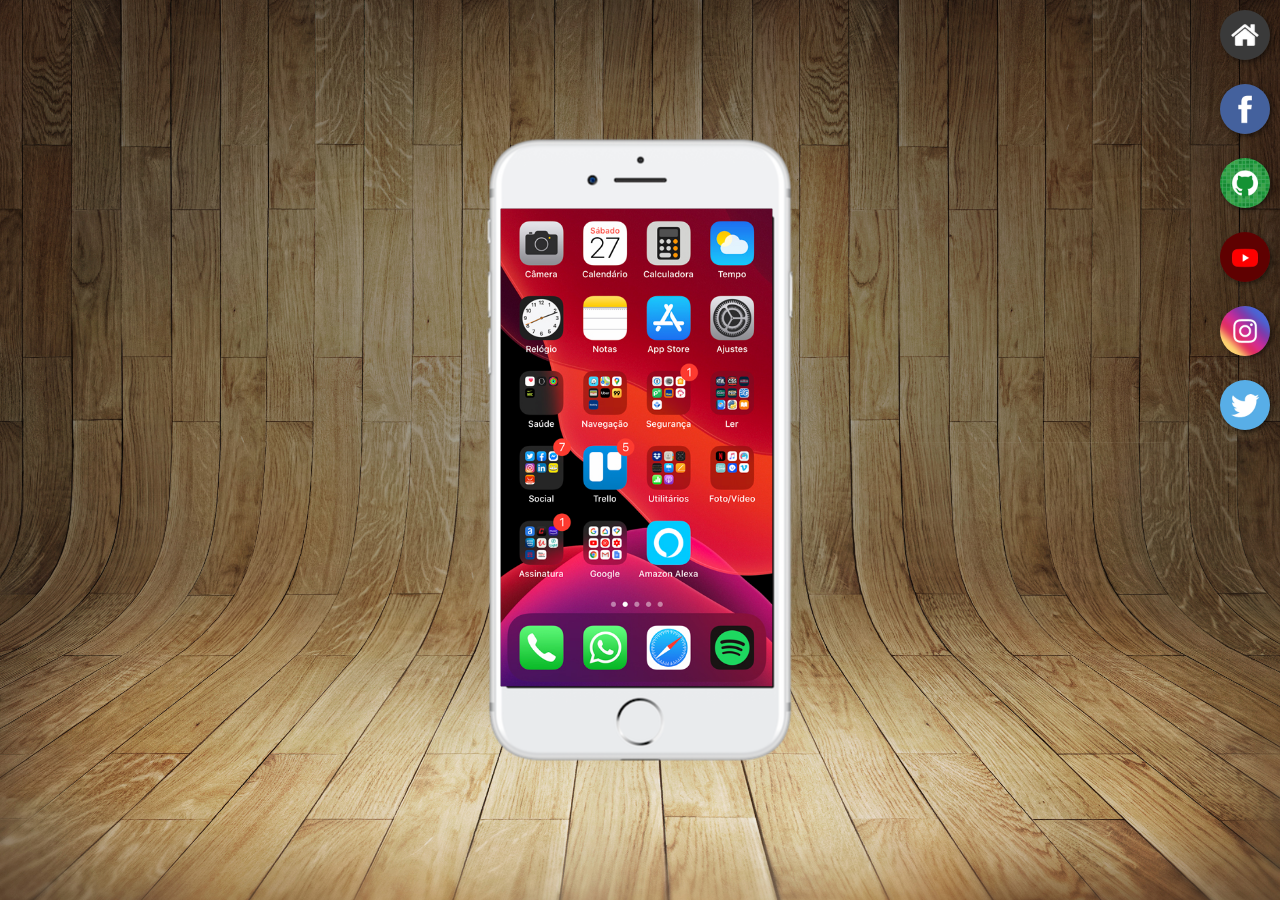
<file: index.html>
<!DOCTYPE html>
<html lang="pt-br">
<head>
    <meta charset="UTF-8">
    <meta name="viewport" content="width=device-width, initial-scale=1.0">
    <link rel="shortcut icon" href="favicon.ico" type="image/x-icon">
    <link rel="stylesheet" href="estilos/style.css">
    <title>Projeto Redes Sociais</title>
</head>
<body>
  <main>
    <section id="telefone">
      <iframe src="home.html" name="tela" id="tela" frameborder="0">
        Seu navegador não é compatível com isso.
      </iframe>
    </section>
    <section id="redes-sociais"> 
      <a href="home.html" target="tela"><img src="imagens/logo-home.jpg" alt="Home"></a><br>      
      <a href="https://www.facebook.com/?locale=pt_BR" target="tela"><img src="imagens/logo-facebook.jpg"alt="Facebook"></a><br>
      <a href="github.html" target="tela"><img src="imagens/logo-github.jpg" alt="Github"></a><br>
      <a href="youtube.html" target="tela"><img src="imagens/logo-youtube.jpg" alt="Youtube"></a><br>
      <a href="https://www.instagram.com/" target="tela"><img src="imagens/logo-instagram.jpg" alt="Instagram"></a><br>
      <a href="#" target="tela"><img src="imagens/logo-twitter.jpg" alt="Twitter"></a>
      
    </section>
  </main>
</body>
</html>
</file>
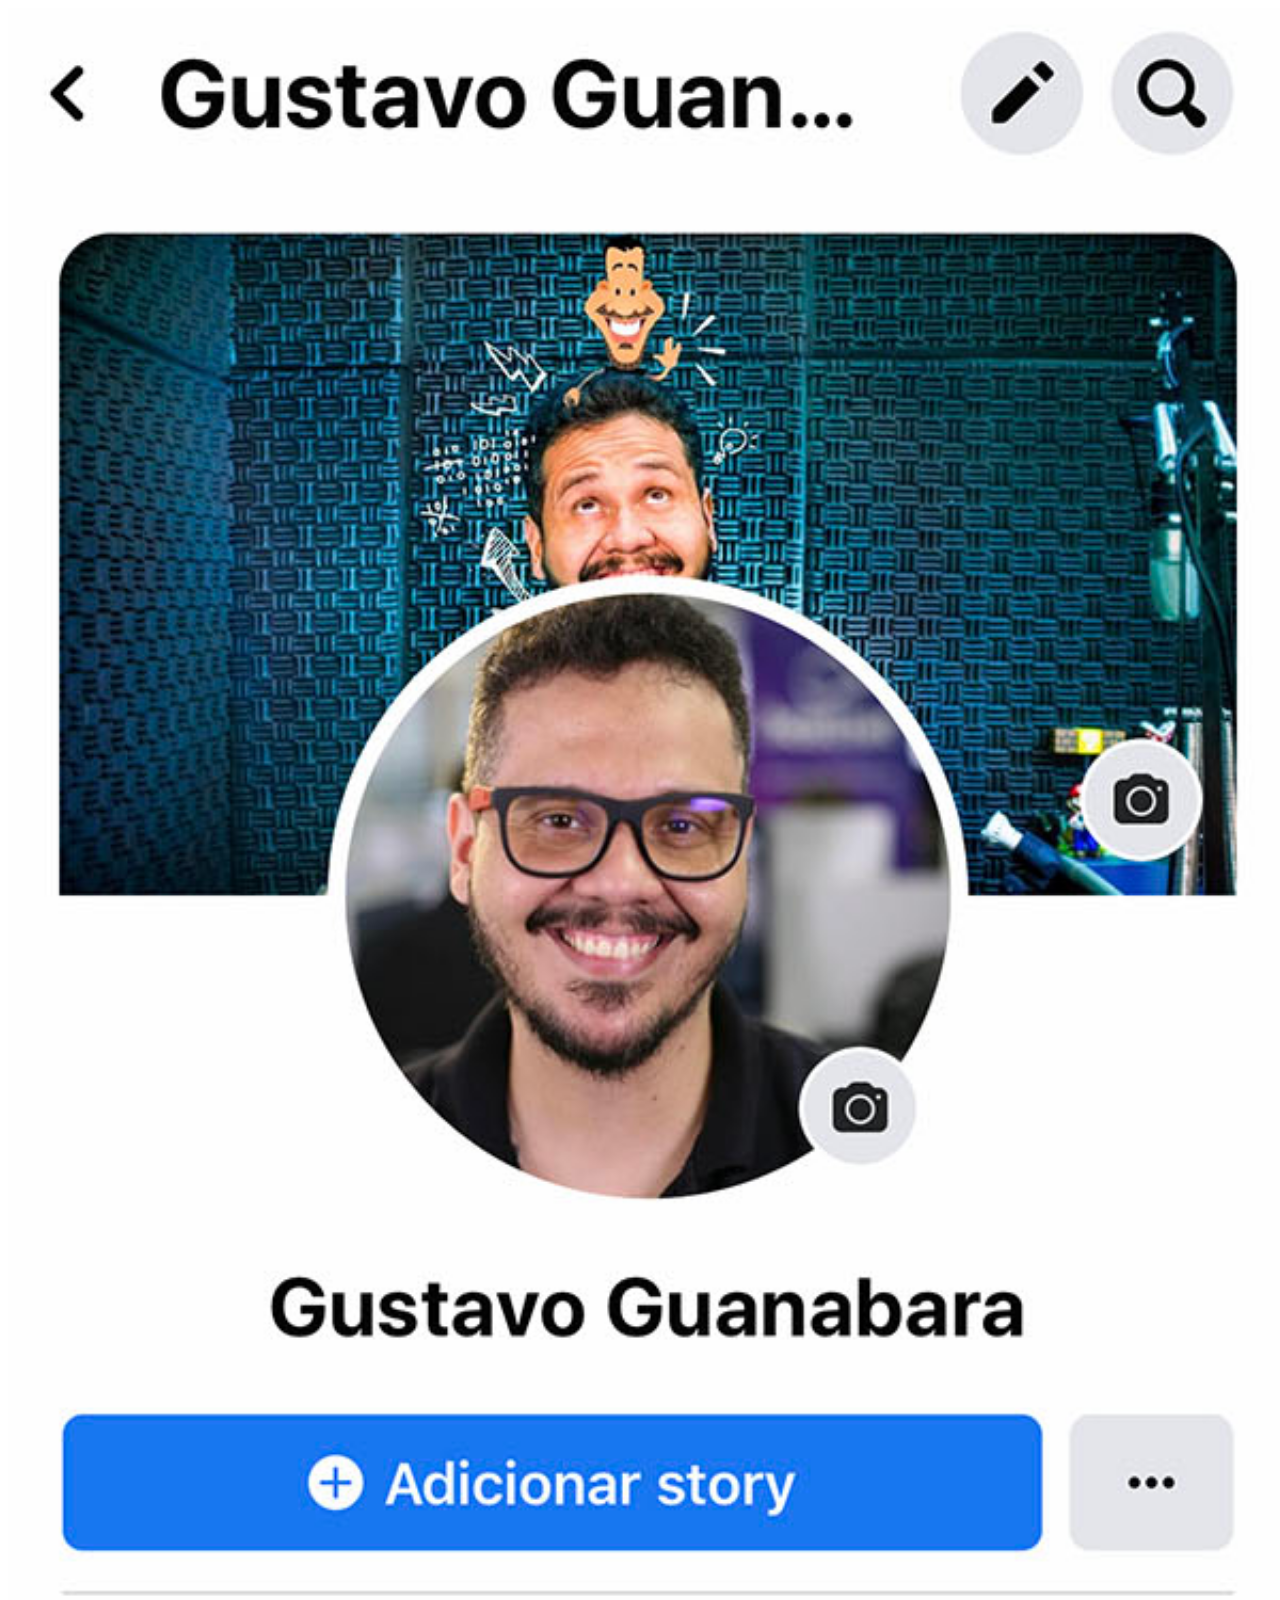
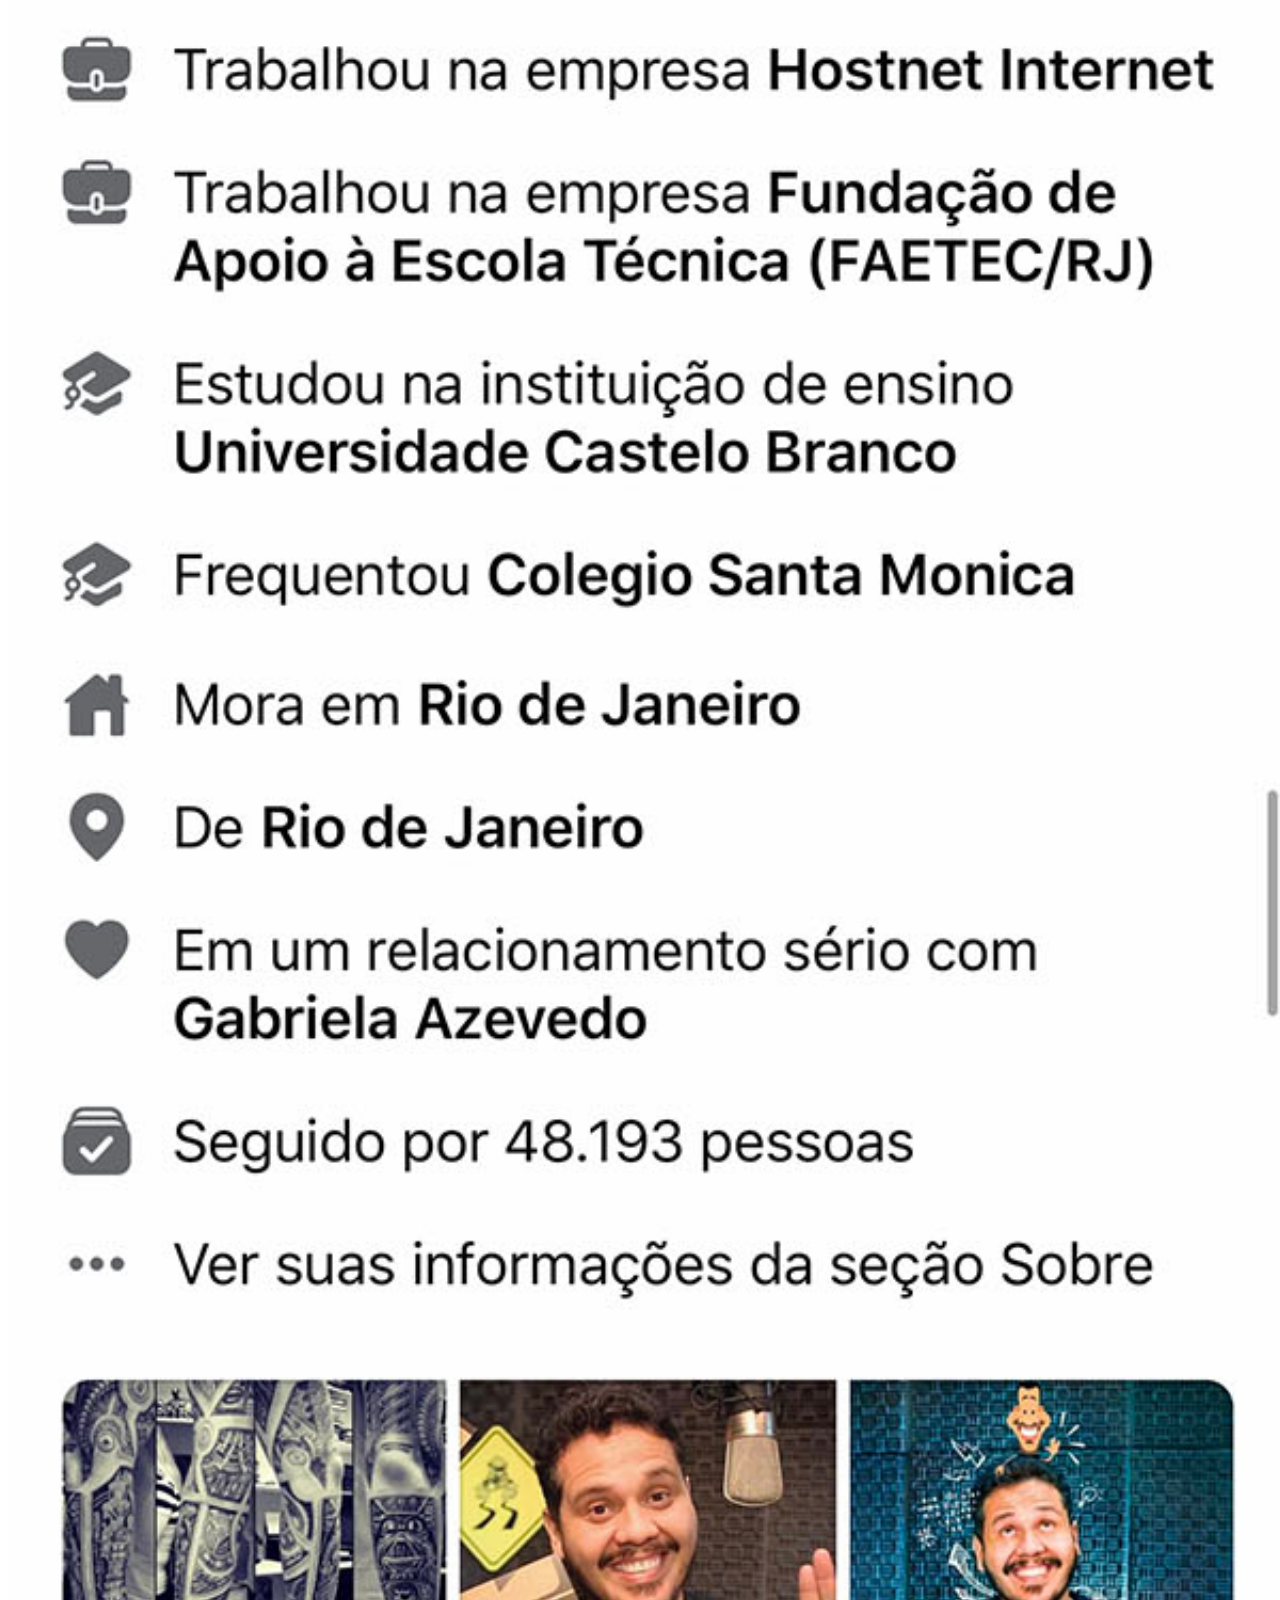
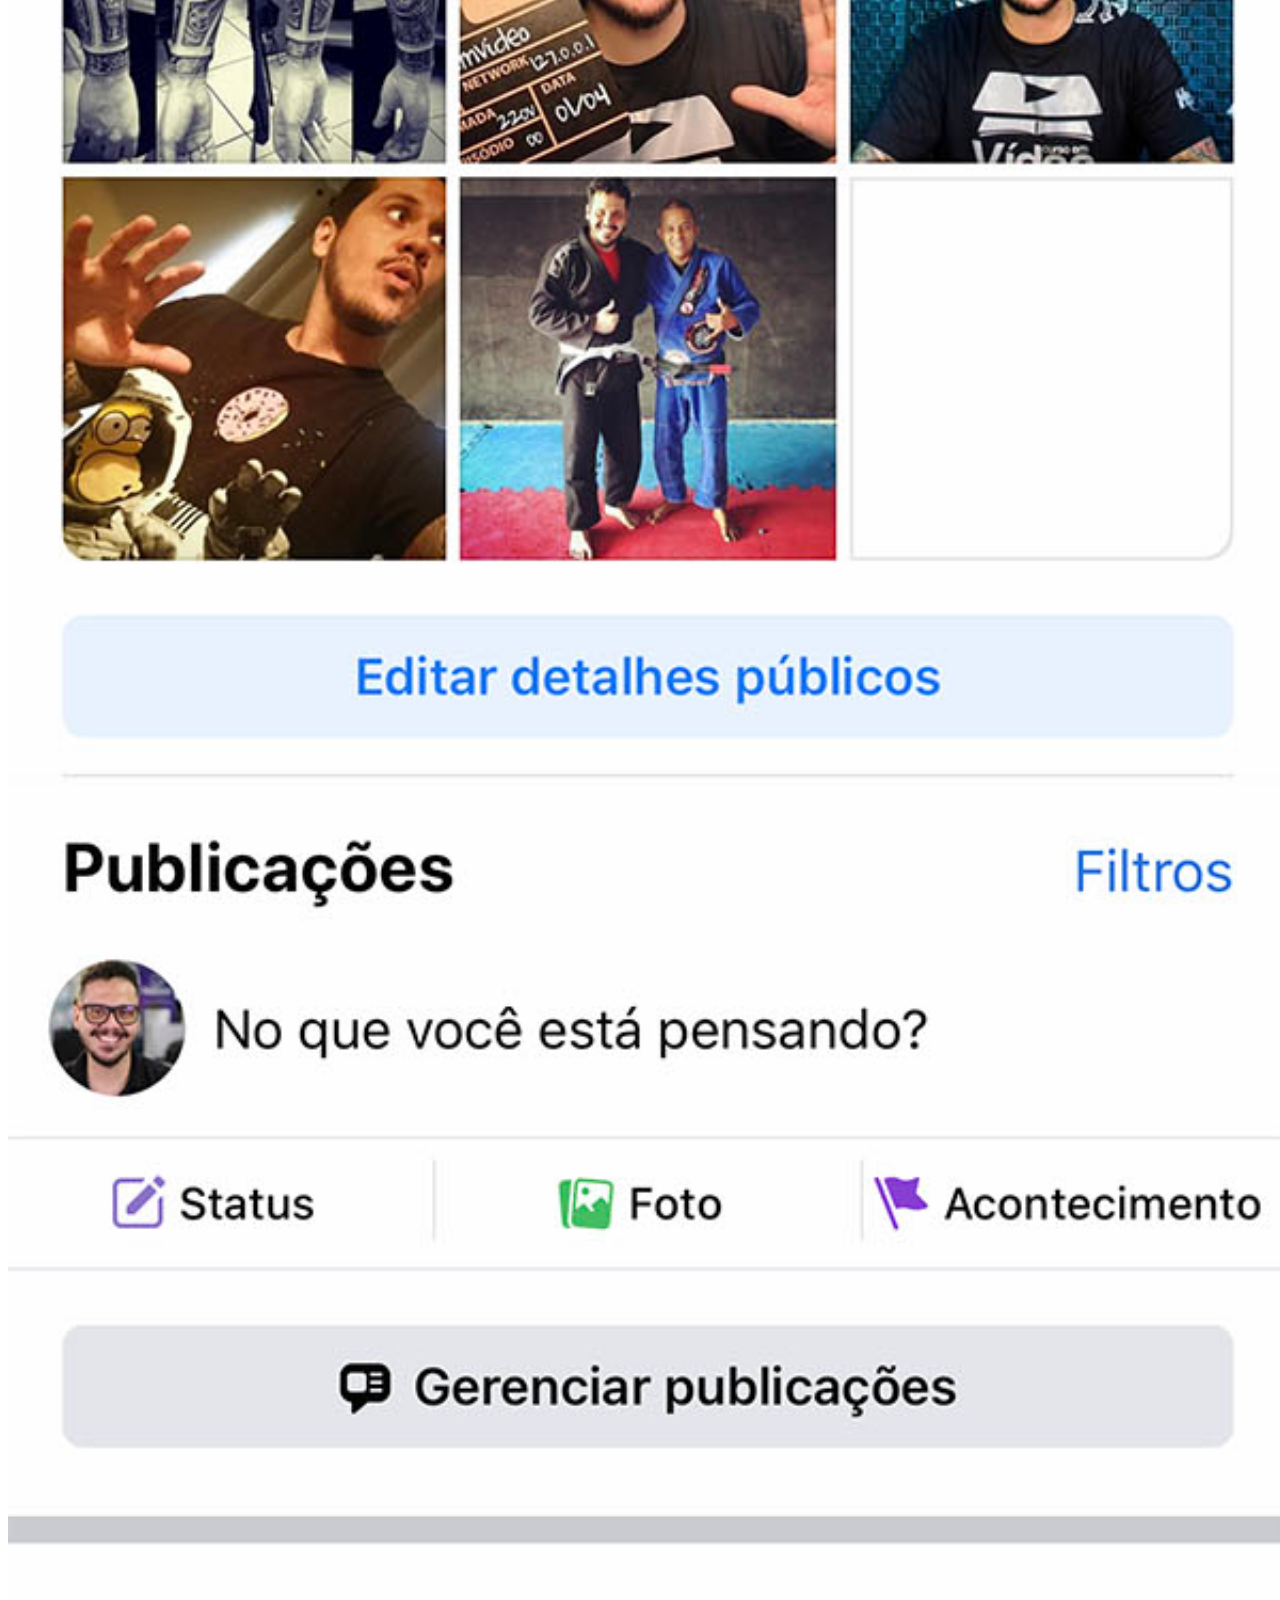
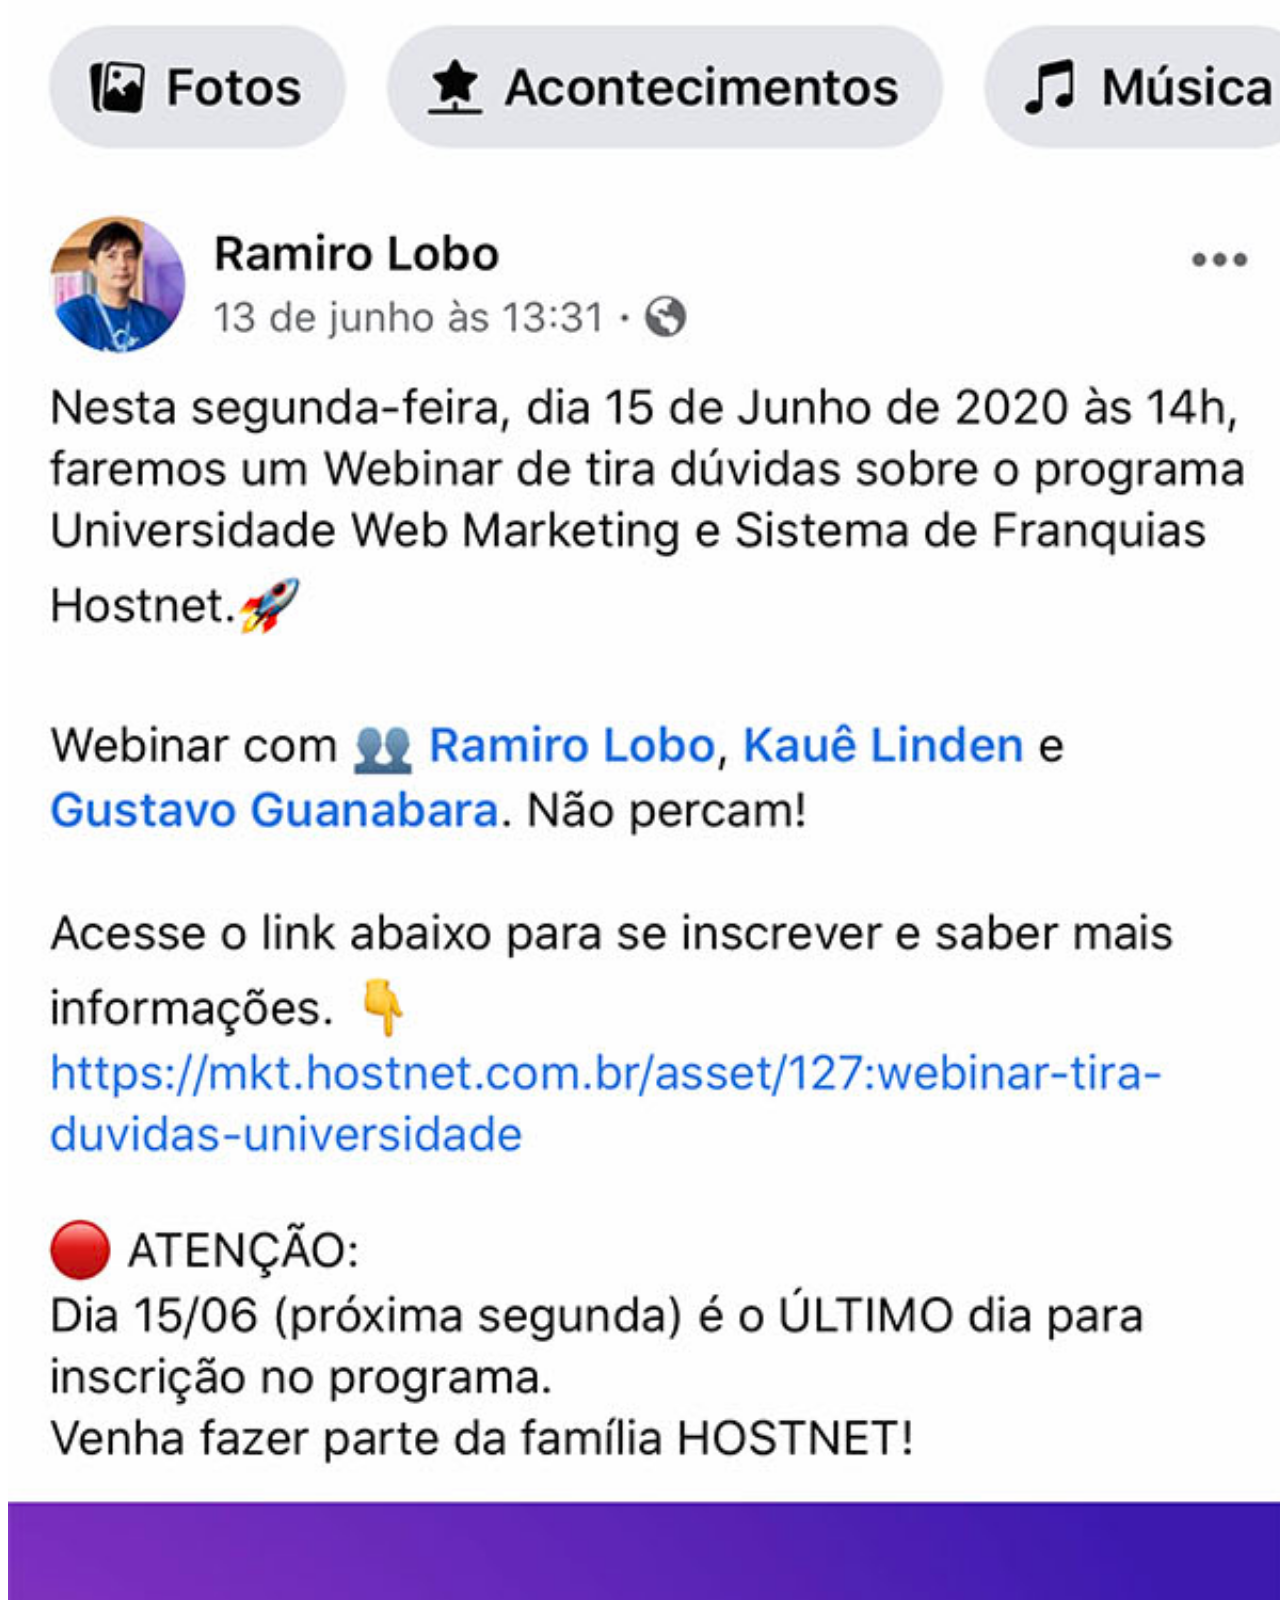
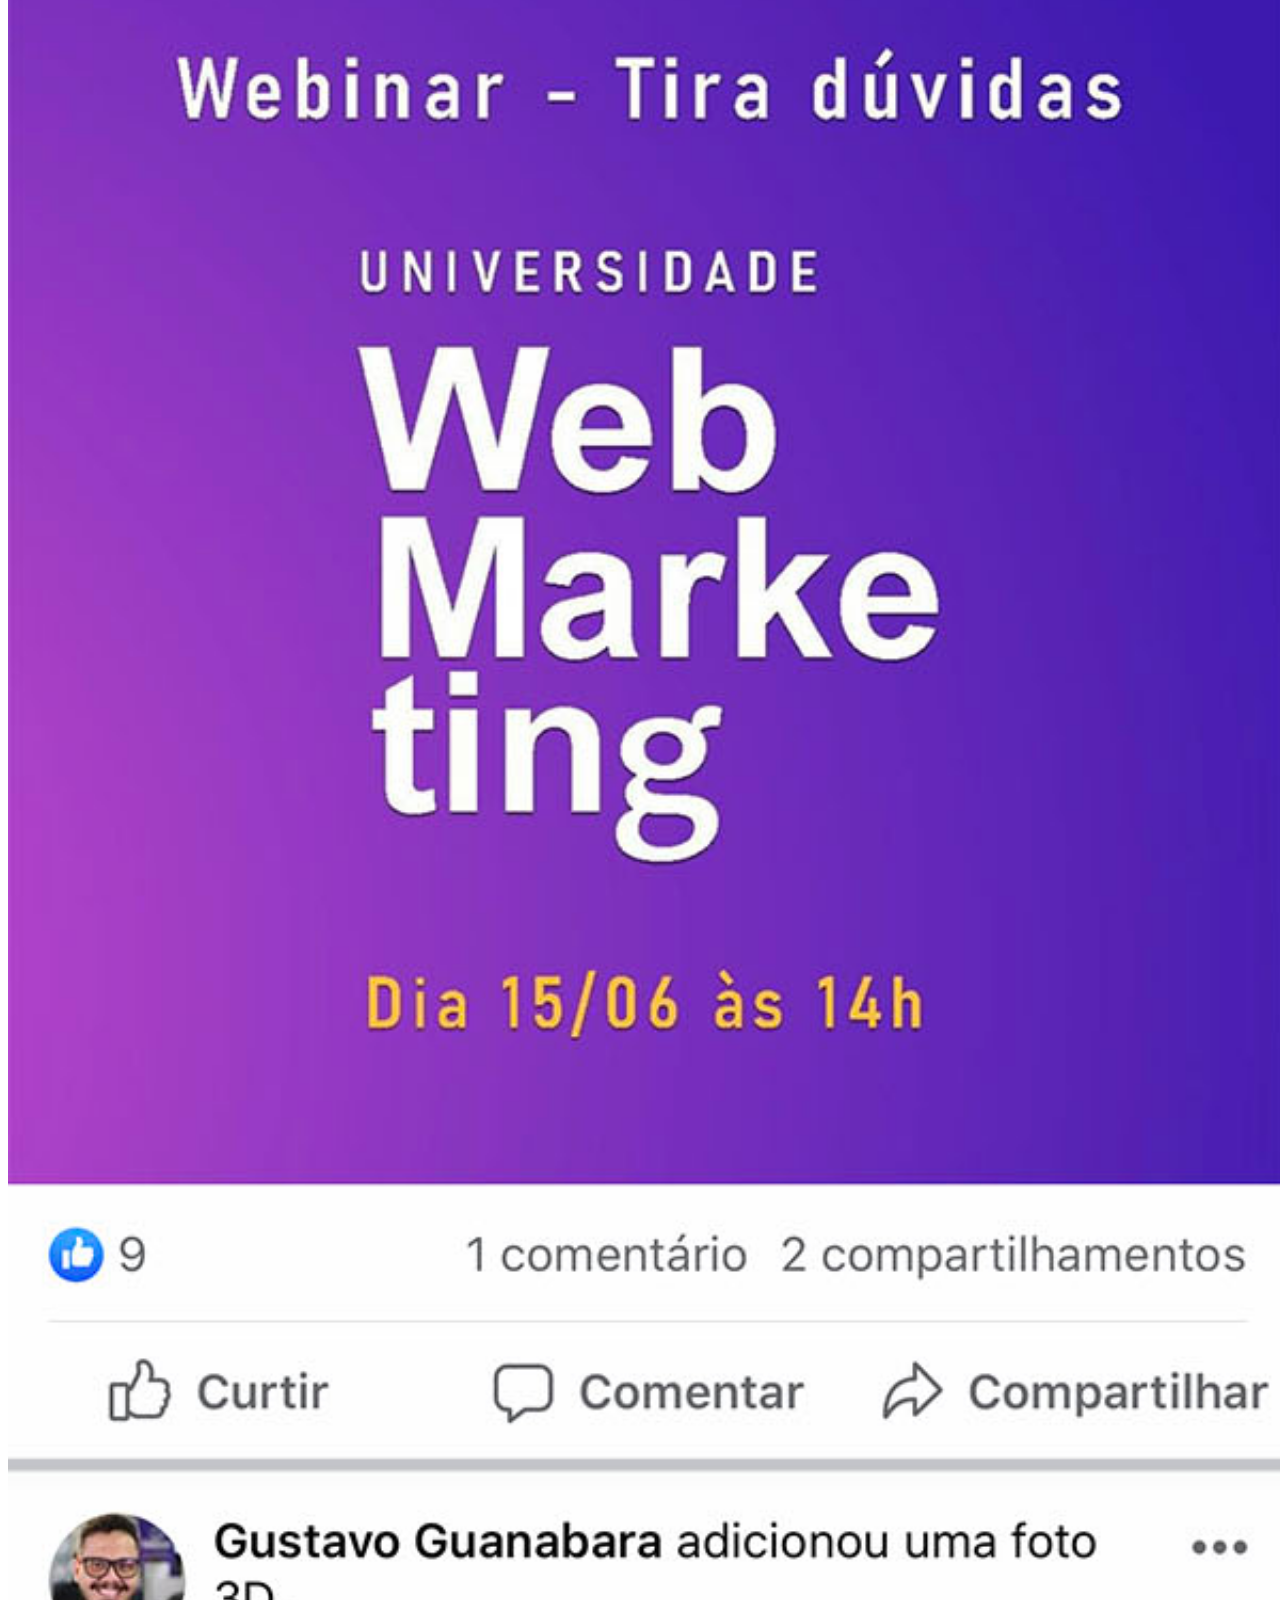
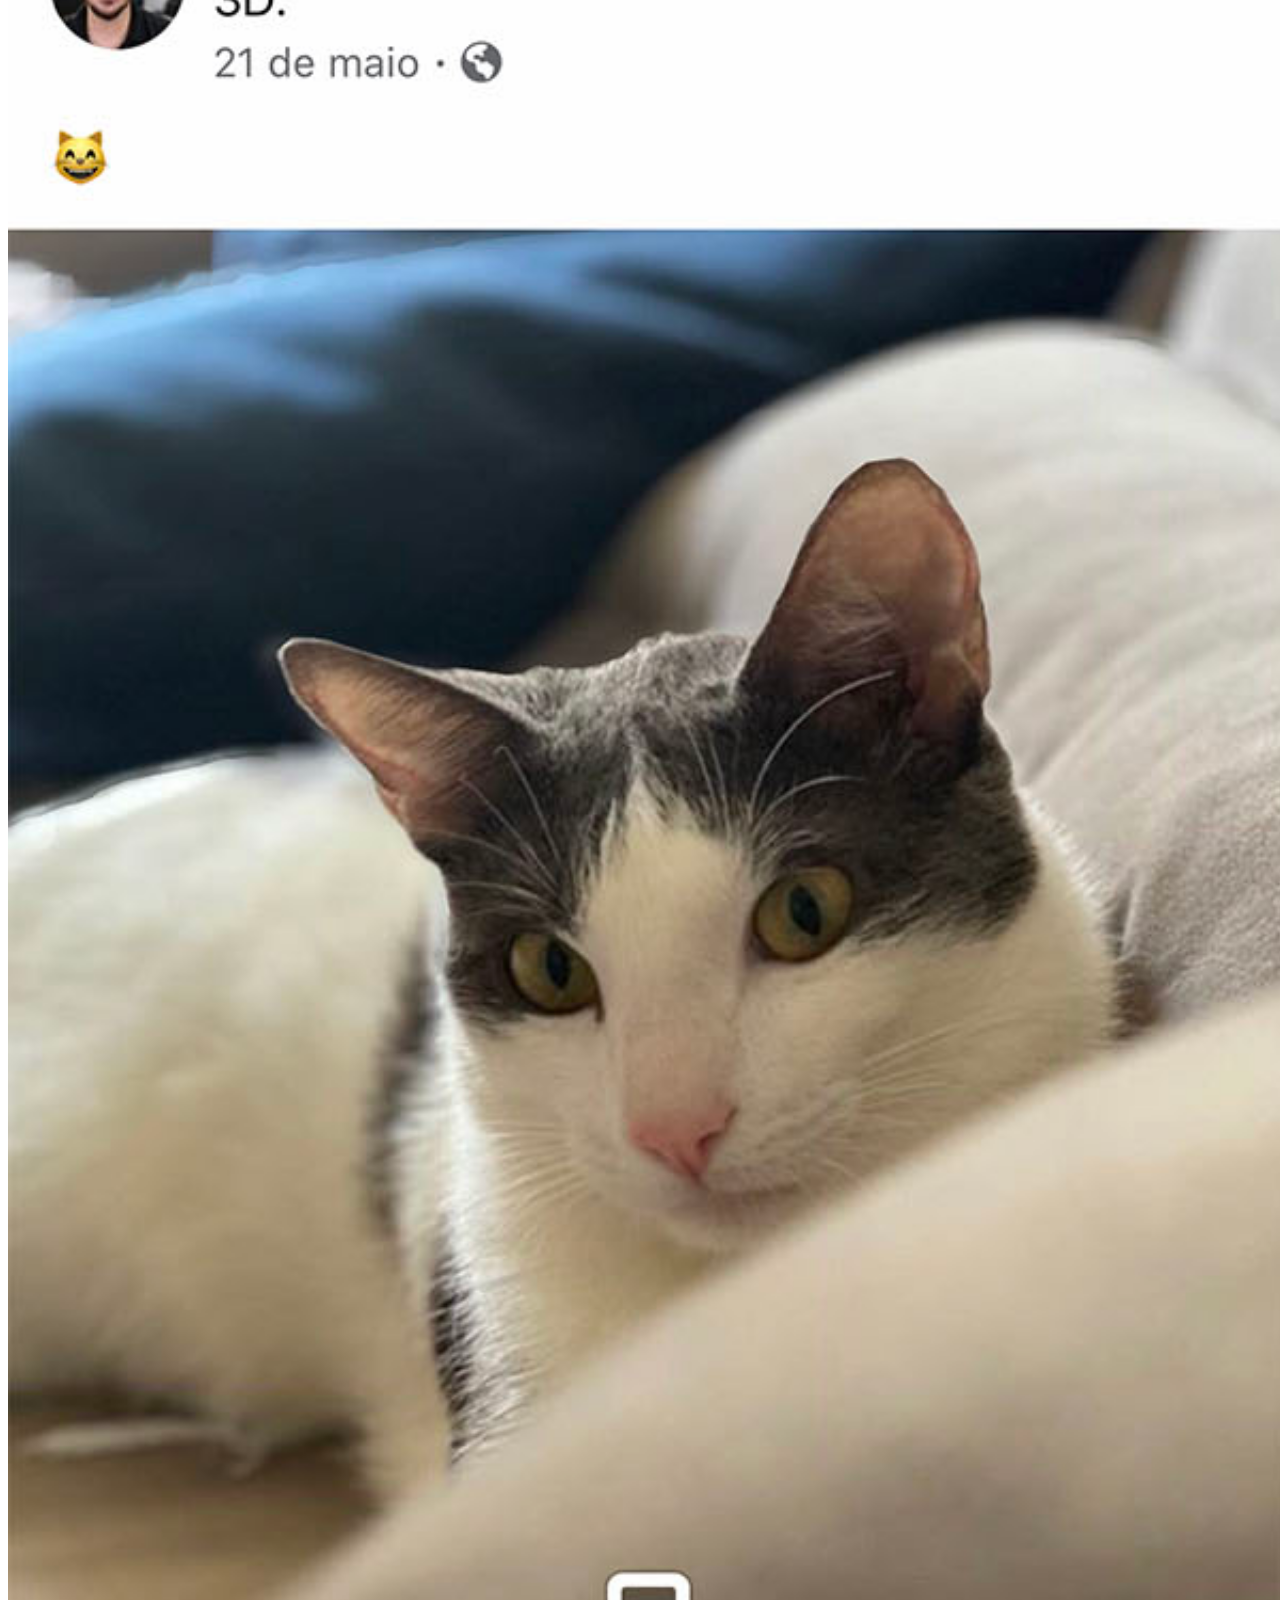
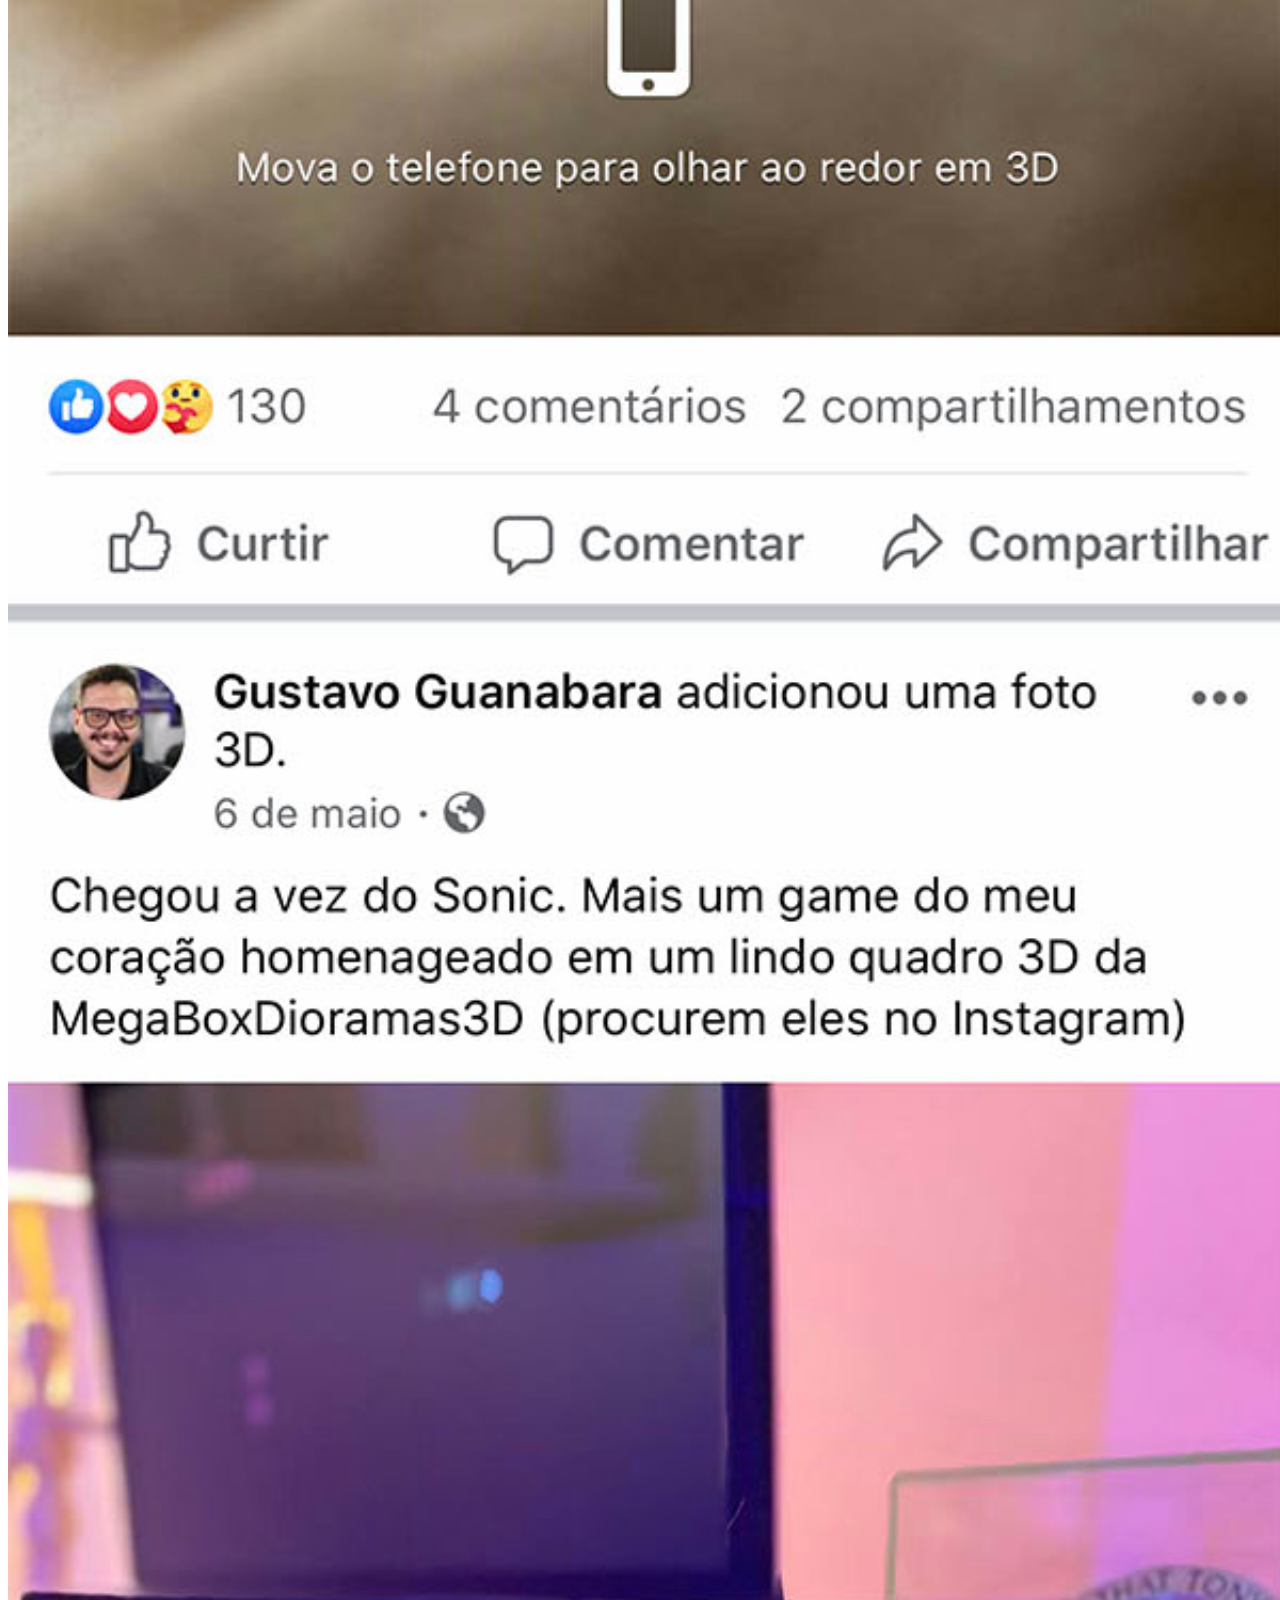
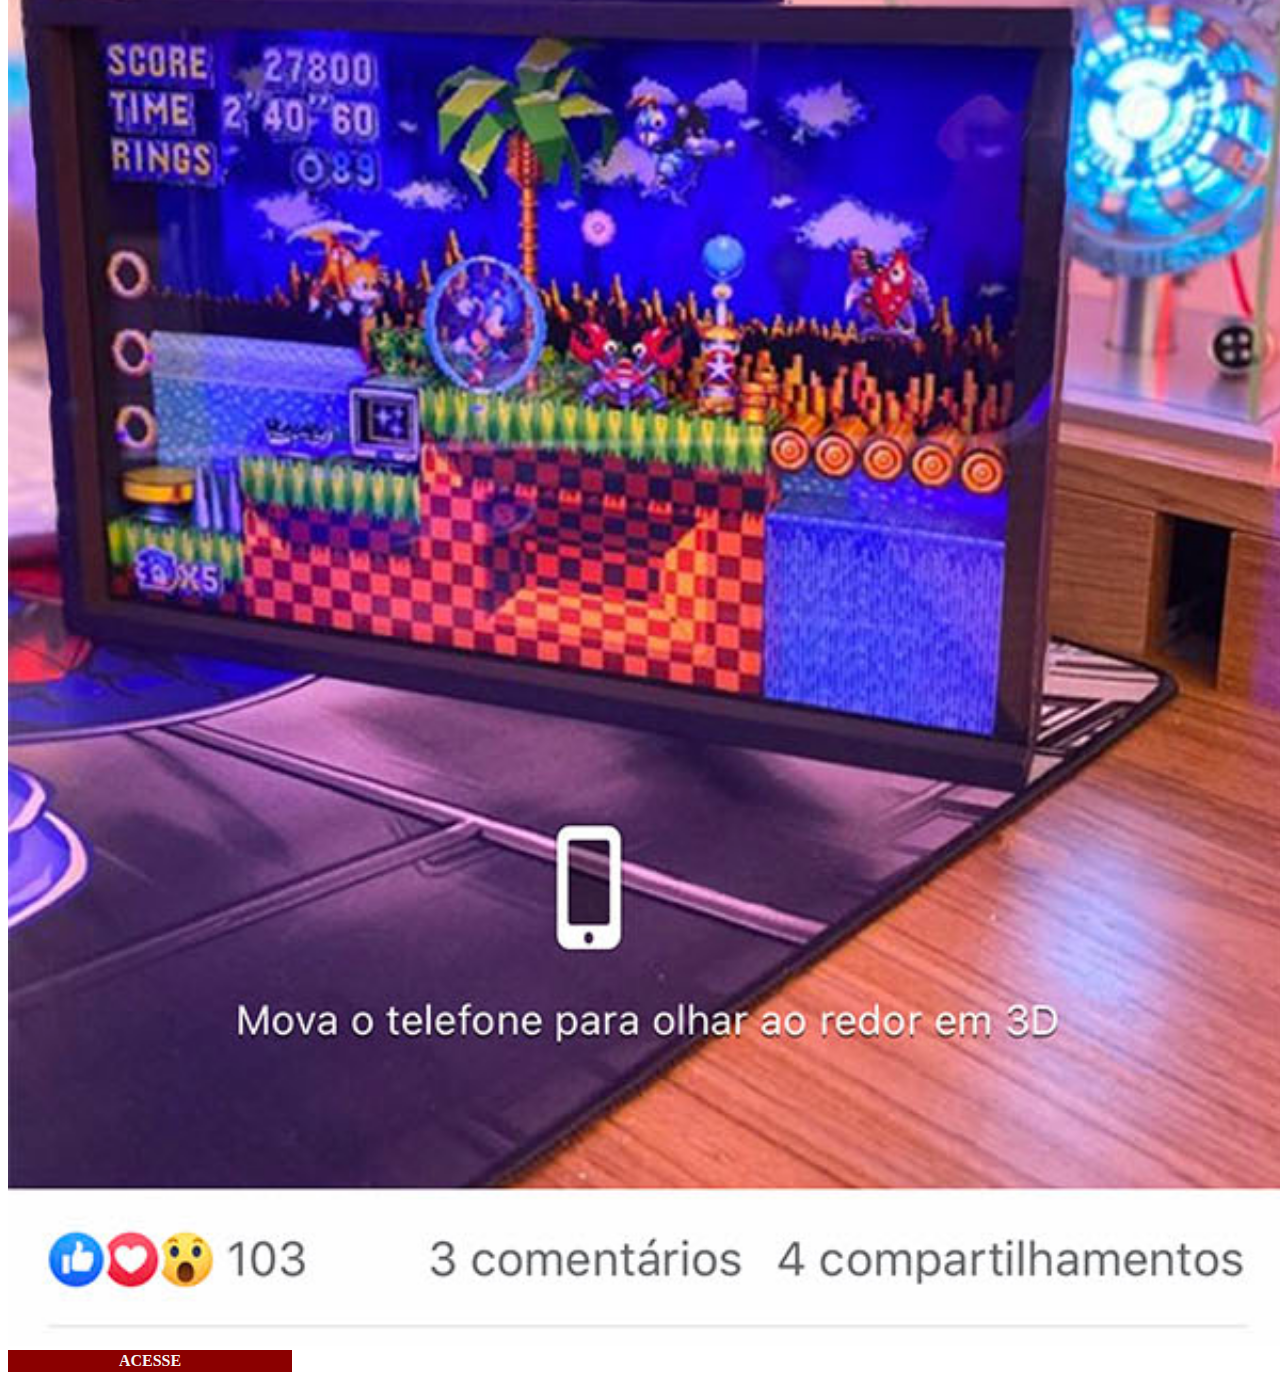
<file: facebook.html>
<!DOCTYPE html>
<html lang="pt-br">
<head>
    <meta charset="UTF-8">
    <meta name="viewport" content="width=device-width, initial-scale=1.0">
    <link rel="stylesheet" href="estilos/social.css">
    <title>Facebook</title>
</head>
<body>
    <img src="imagens/tela-facebook.jpg" alt="facebook">
    <a href="https://www.facebook.com/gustavoguanabara?locale=pt_BR" target="_blank">ACESSE</a>
</body>
</html>
</file>
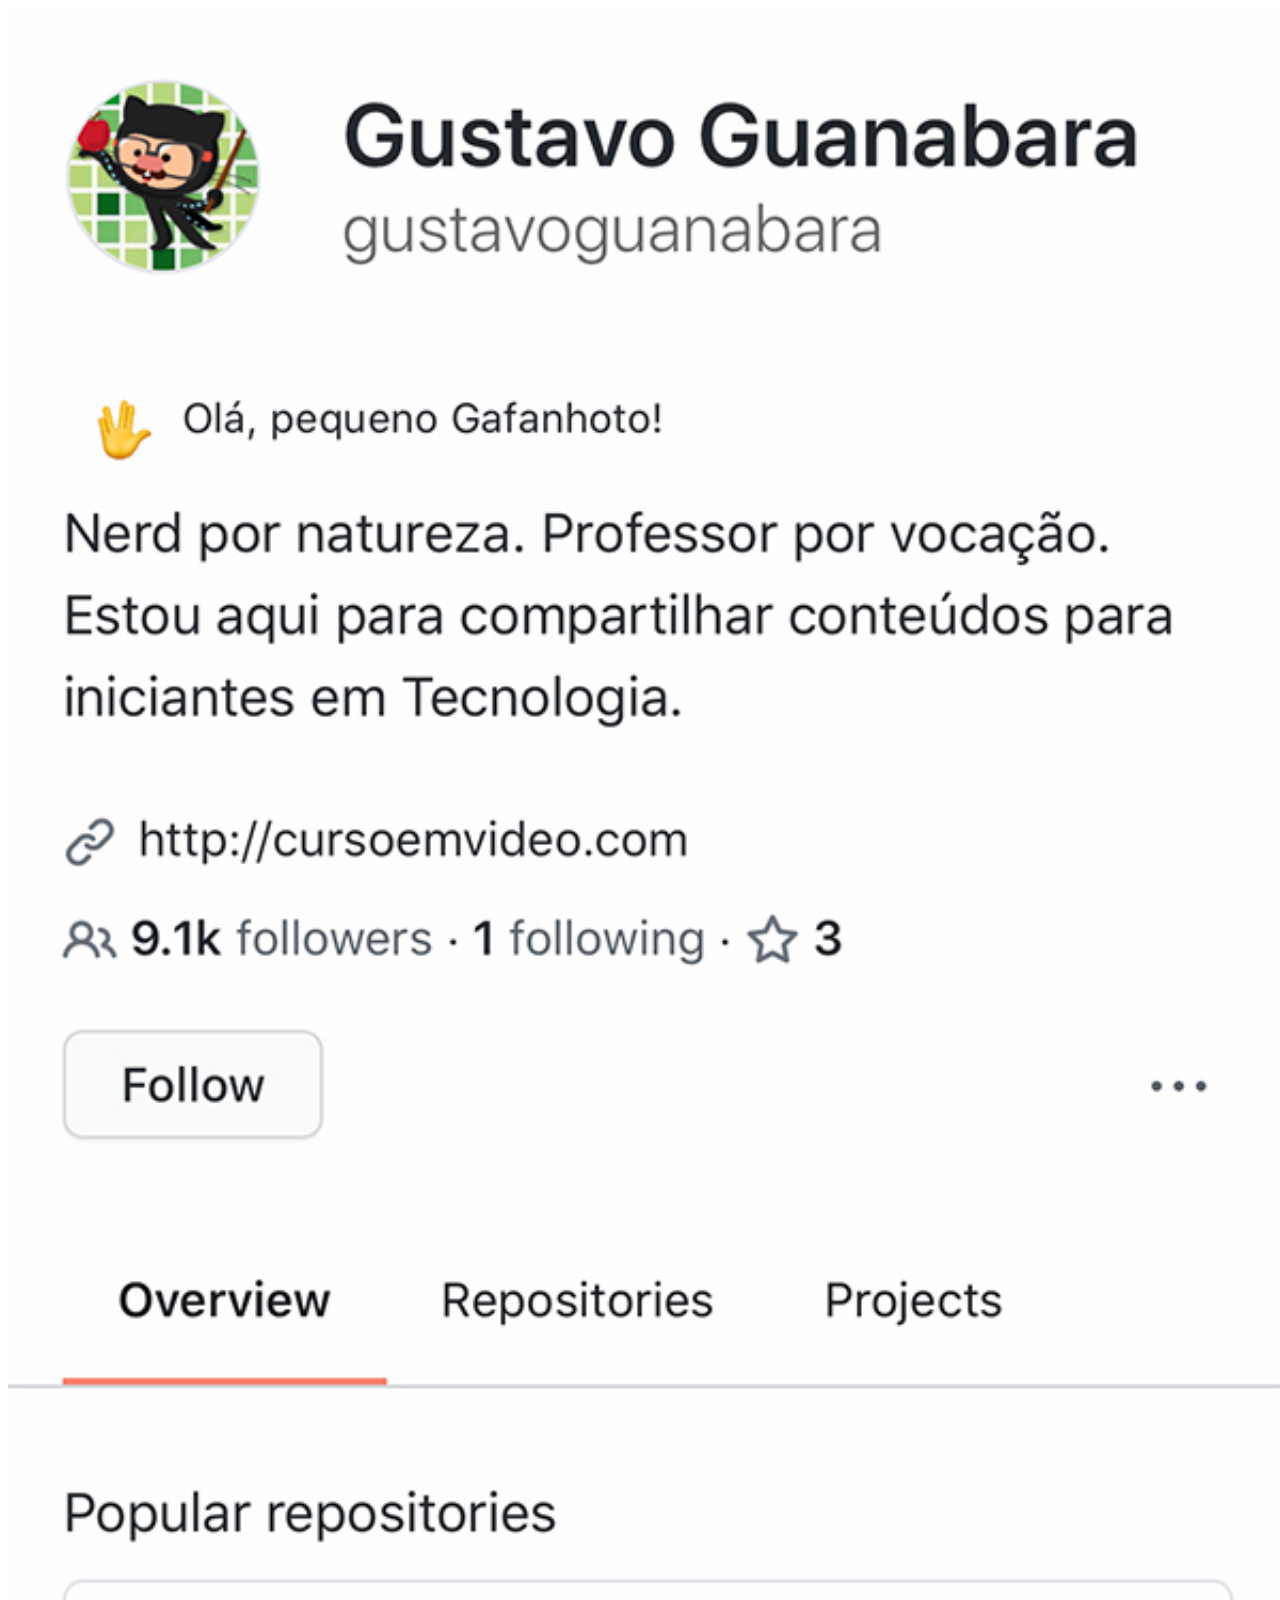
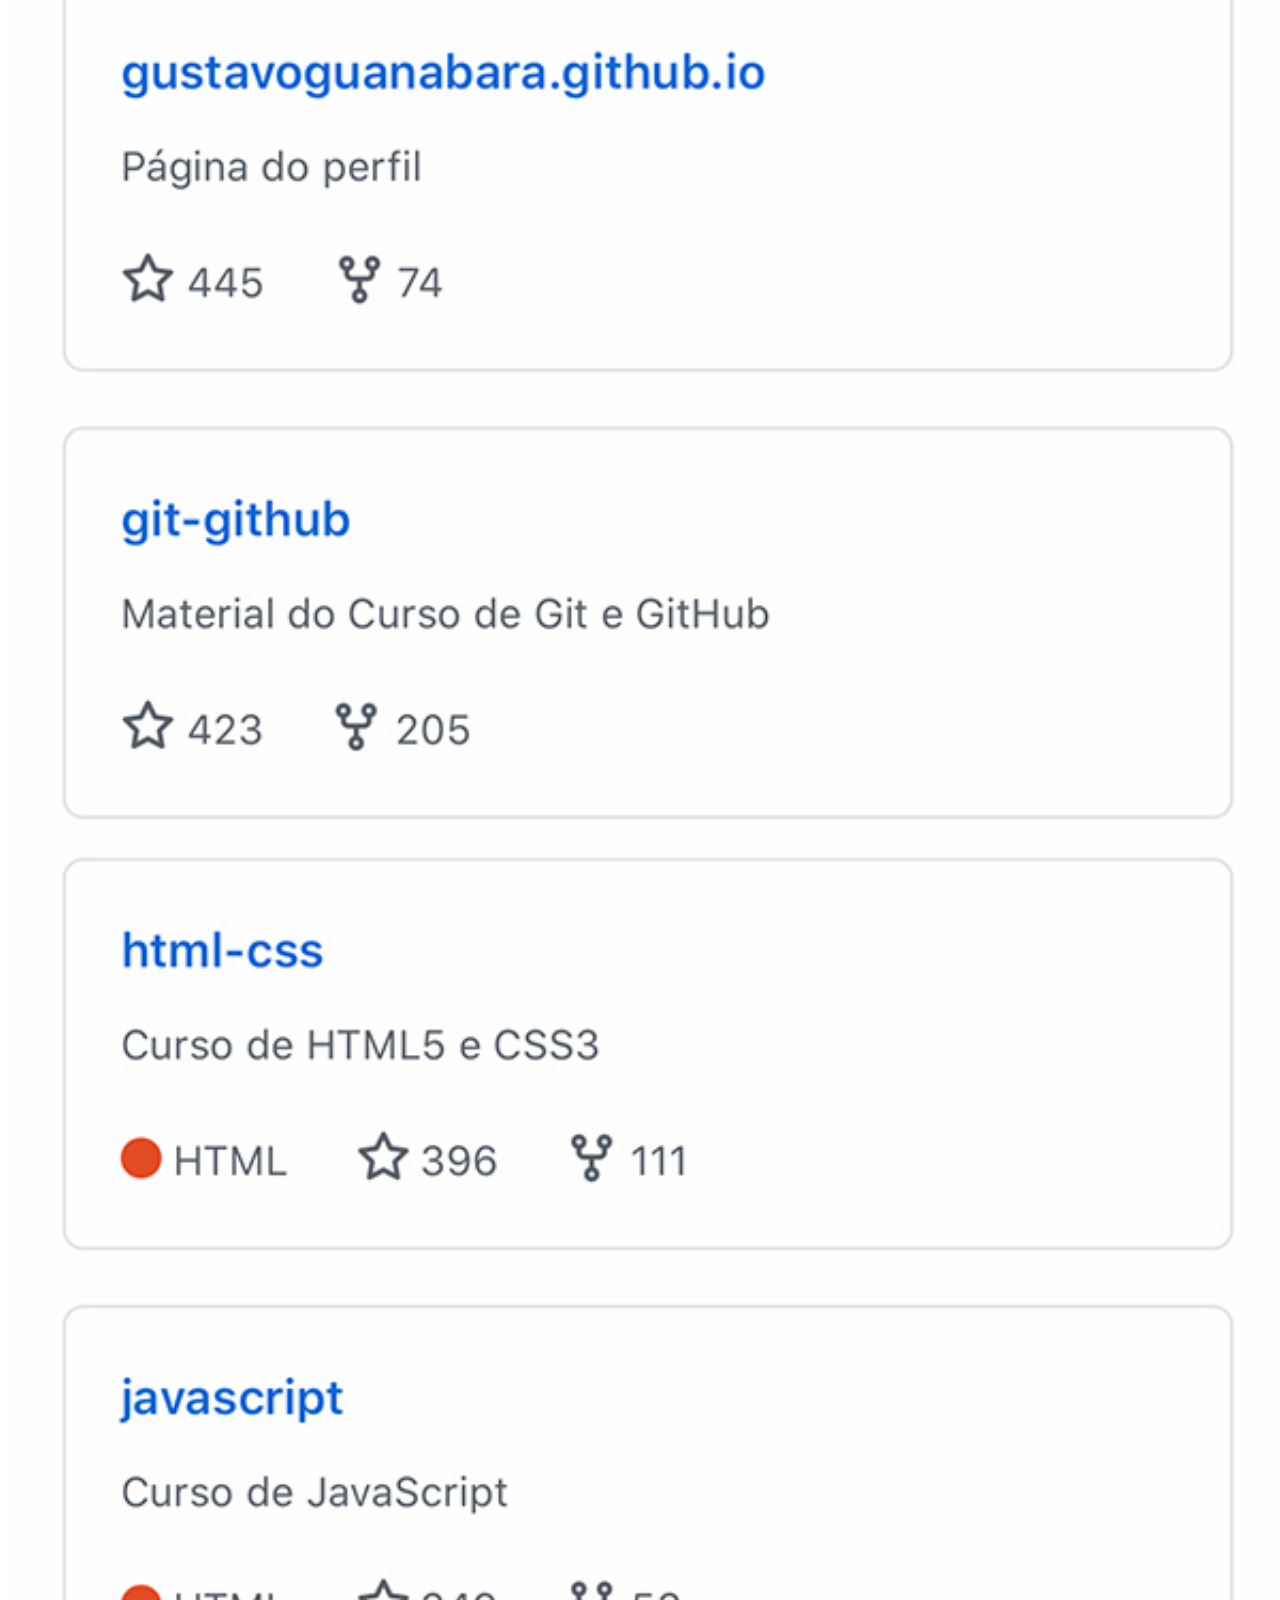
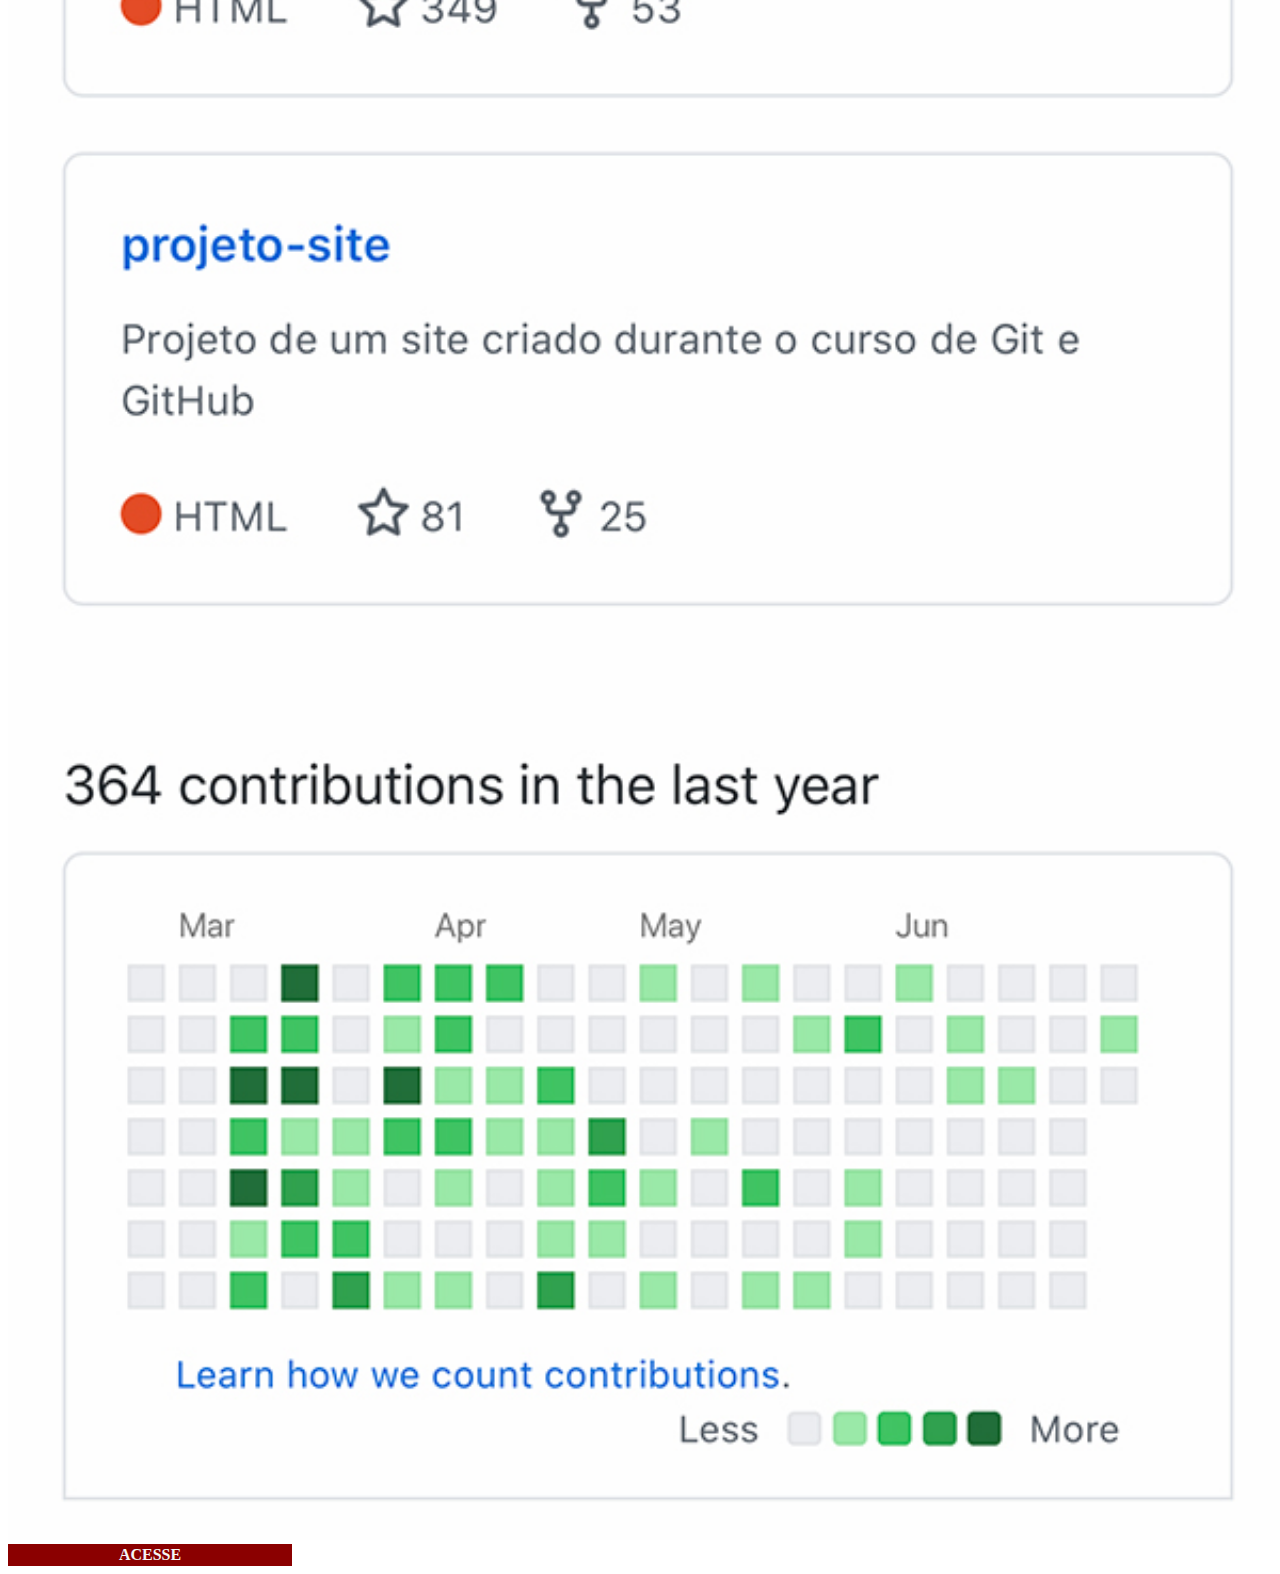
<file: github.html>
<!DOCTYPE html>
<html lang="pt-br">
<head>
    <meta charset="UTF-8">
    <meta name="viewport" content="width=device-width, initial-scale=1.0">
    <link rel="stylesheet" href="estilos/social.css">
    <title>Github</title>
</head>
<body>
    <img src="imagens/tela-github.jpg" alt="Github">
    <a href="https://gustavoguanabara.github.io/" target="_blank">ACESSE</a>
</body>
</html>
</file>
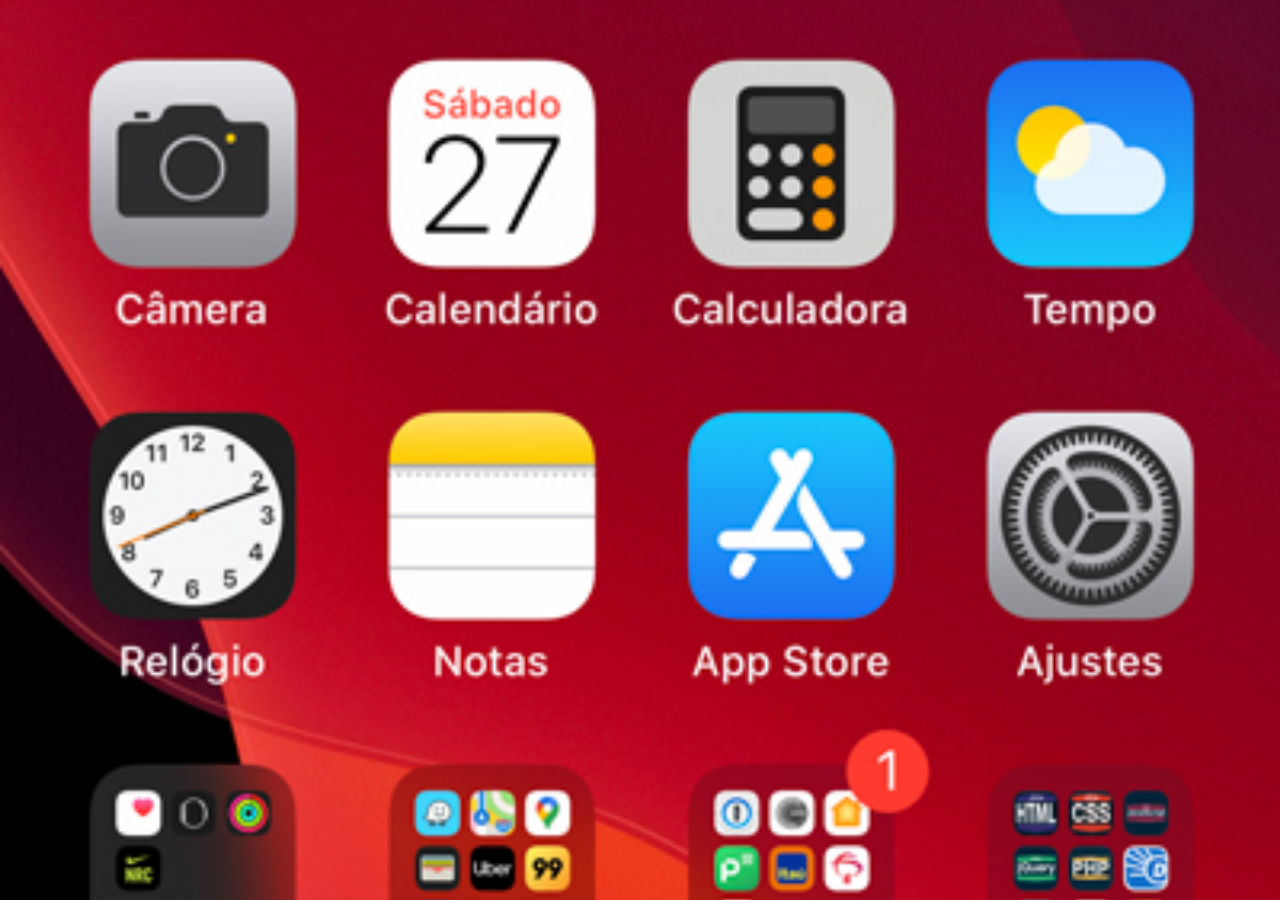
<file: home.html>
<!DOCTYPE html>
<html lang="pt-br">
<head>
    <meta charset="UTF-8">
    <meta name="viewport" content="width=device-width, initial-scale=1.0">
    <title>Home</title>
    <style>
     * {
        margin: 0px;
        padding: 0px;
     } 
     body {
        width: 100vw;
        height: 100vh;
        background: black url('imagens/tela-home.jpg') no-repeat;
        background-size: cover;
     }  
    </style>
</head>
<body>
    
</body>
</html>
</file>
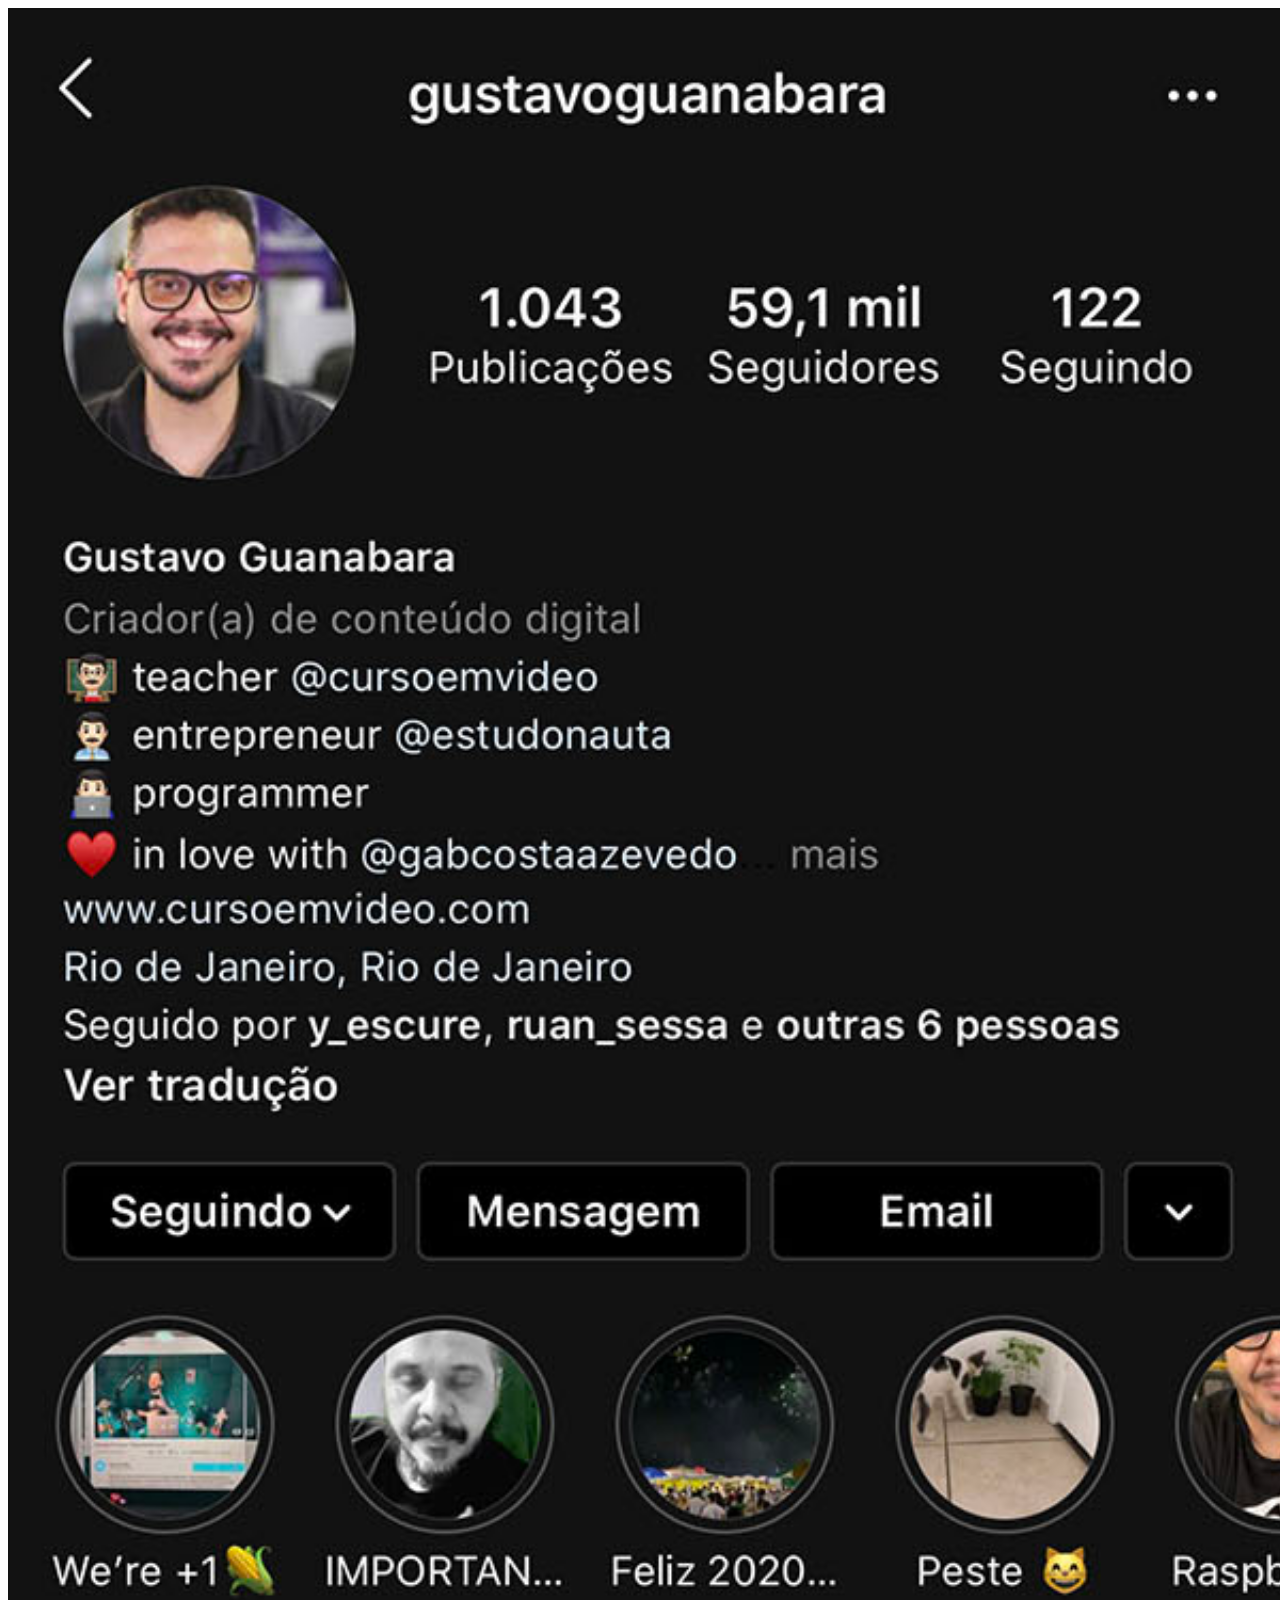
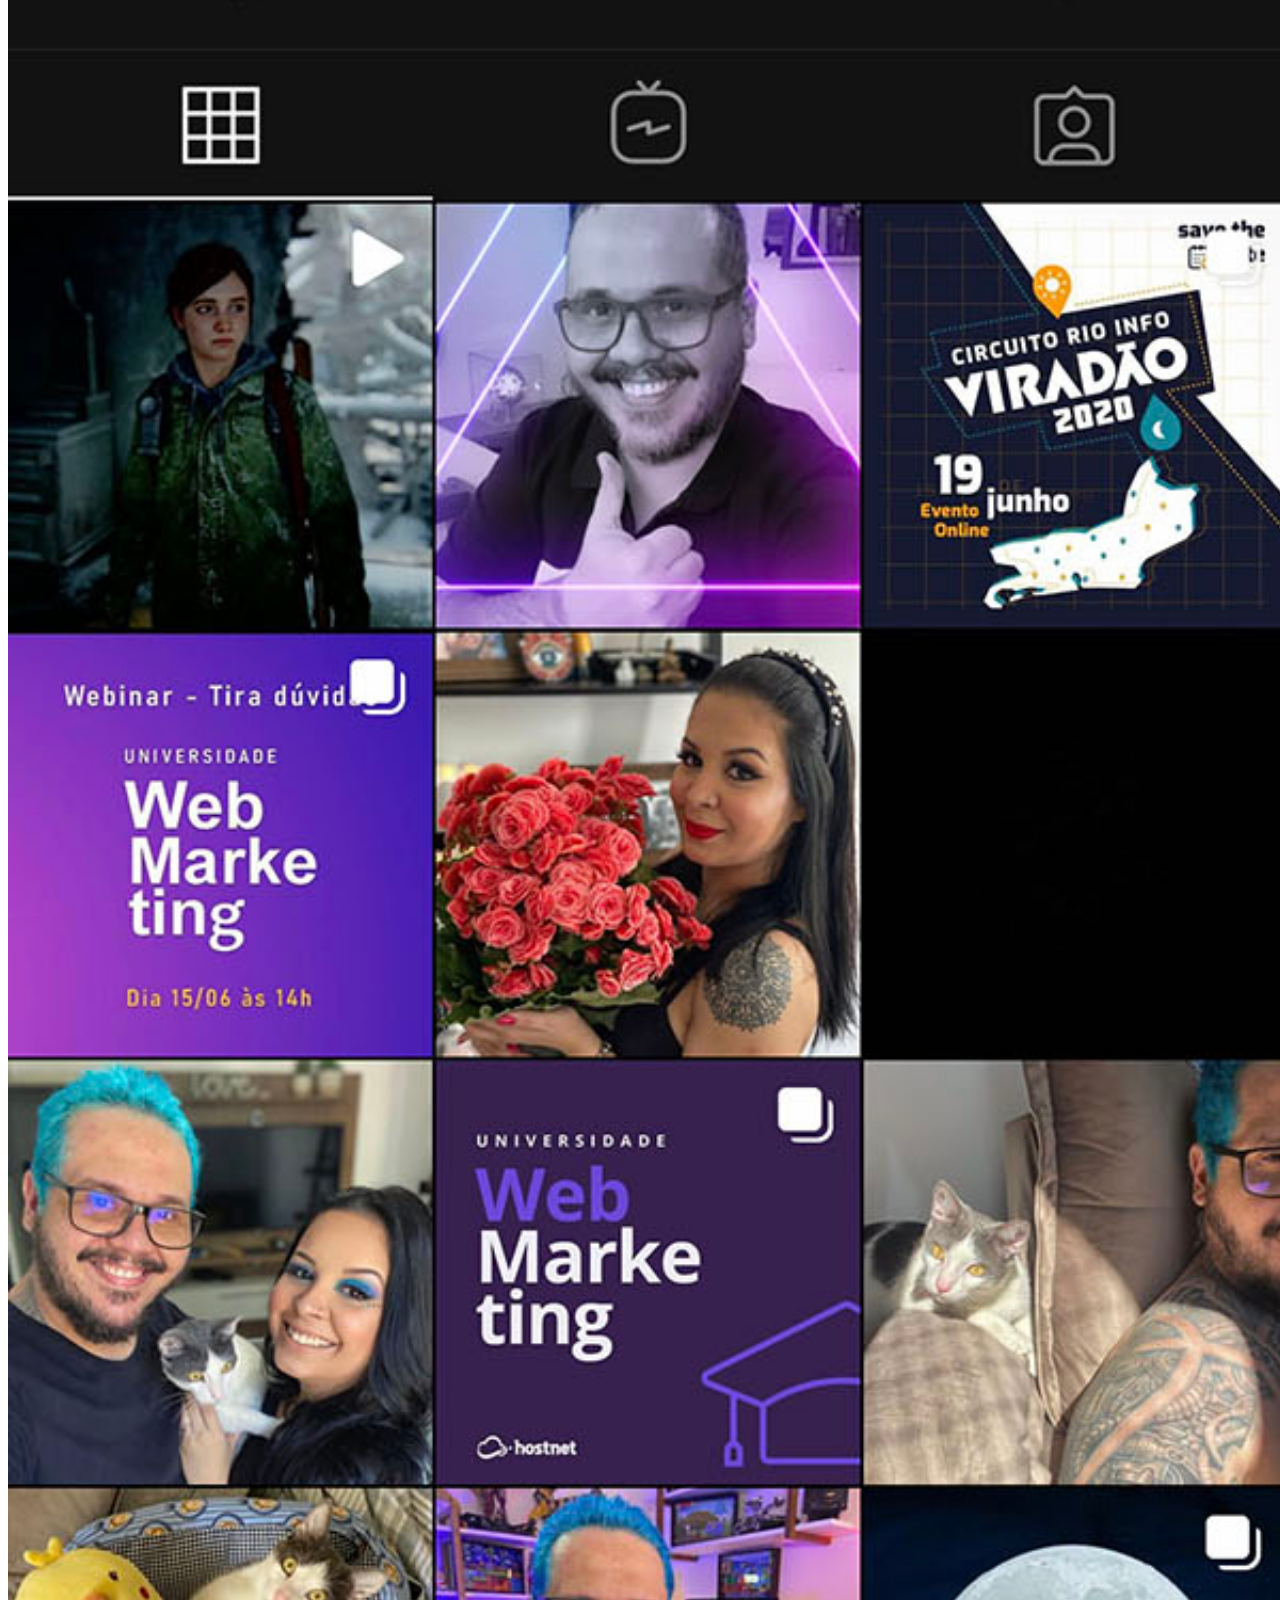
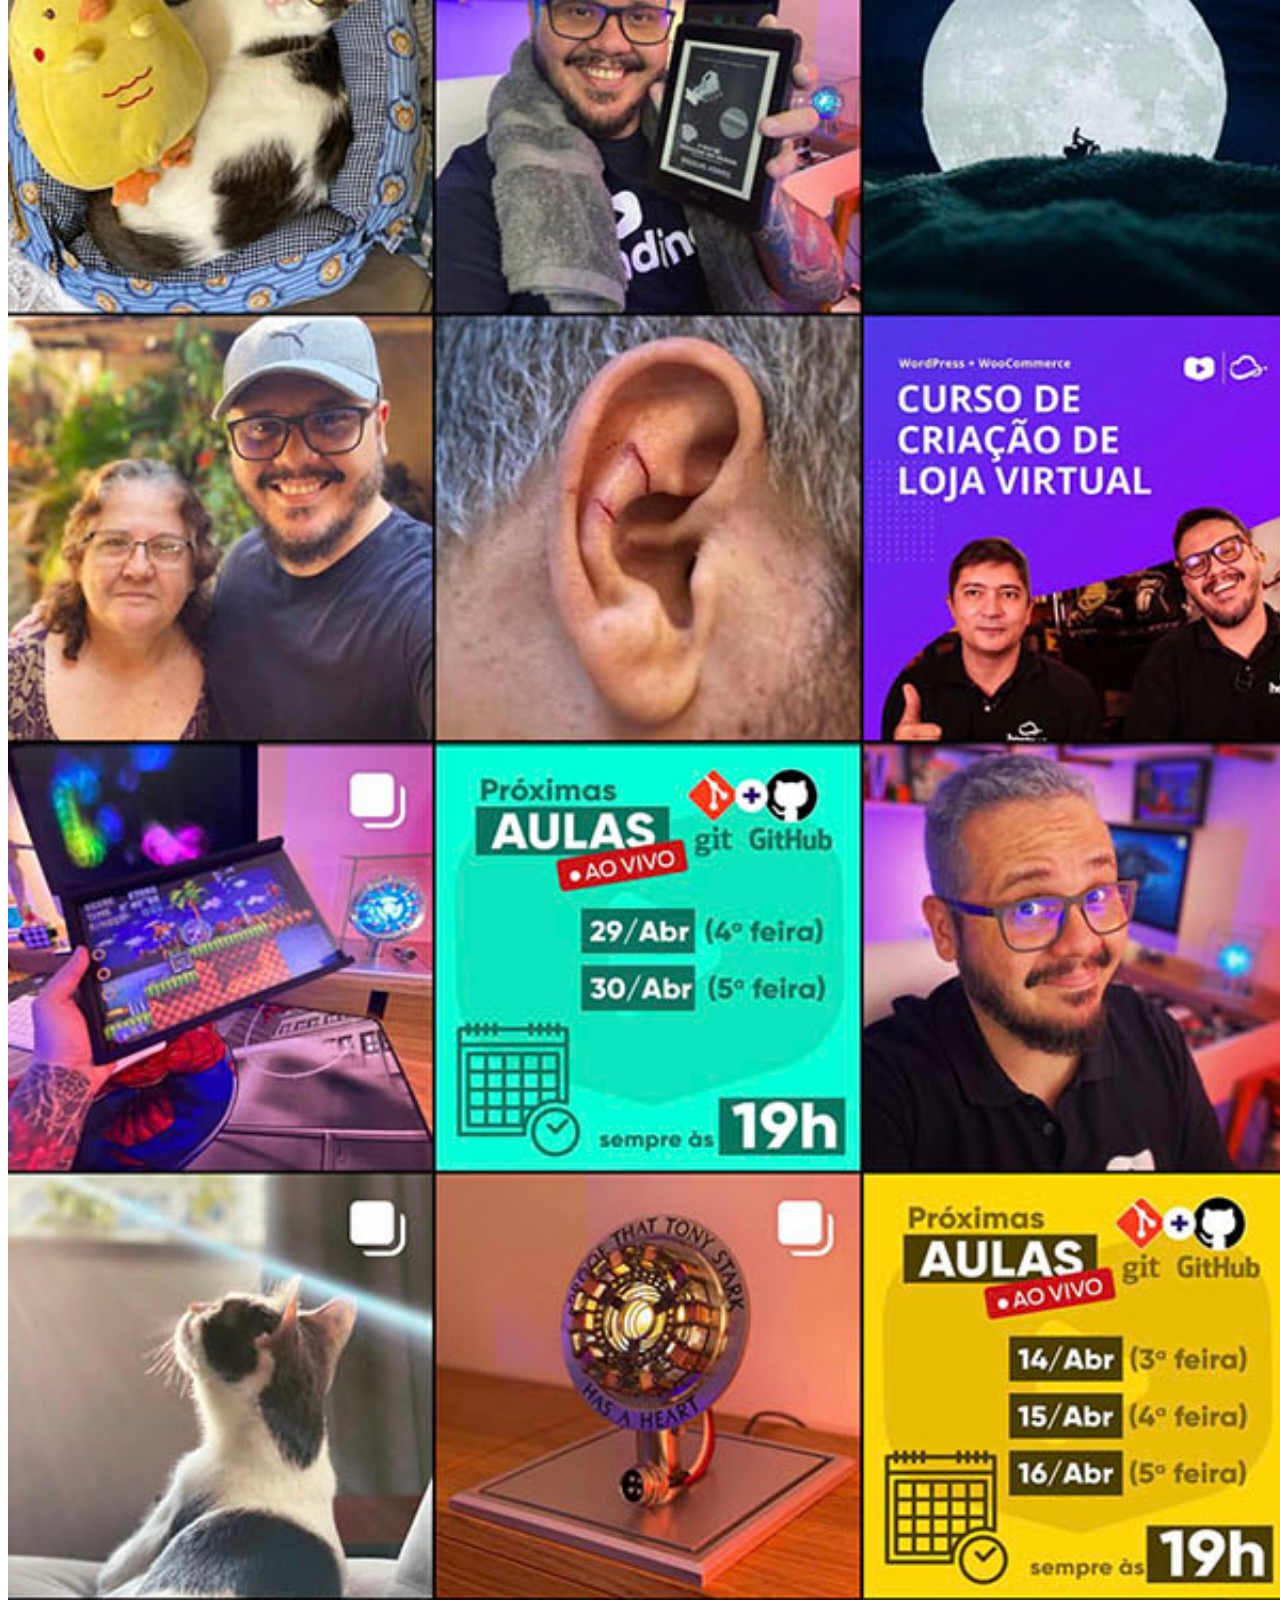
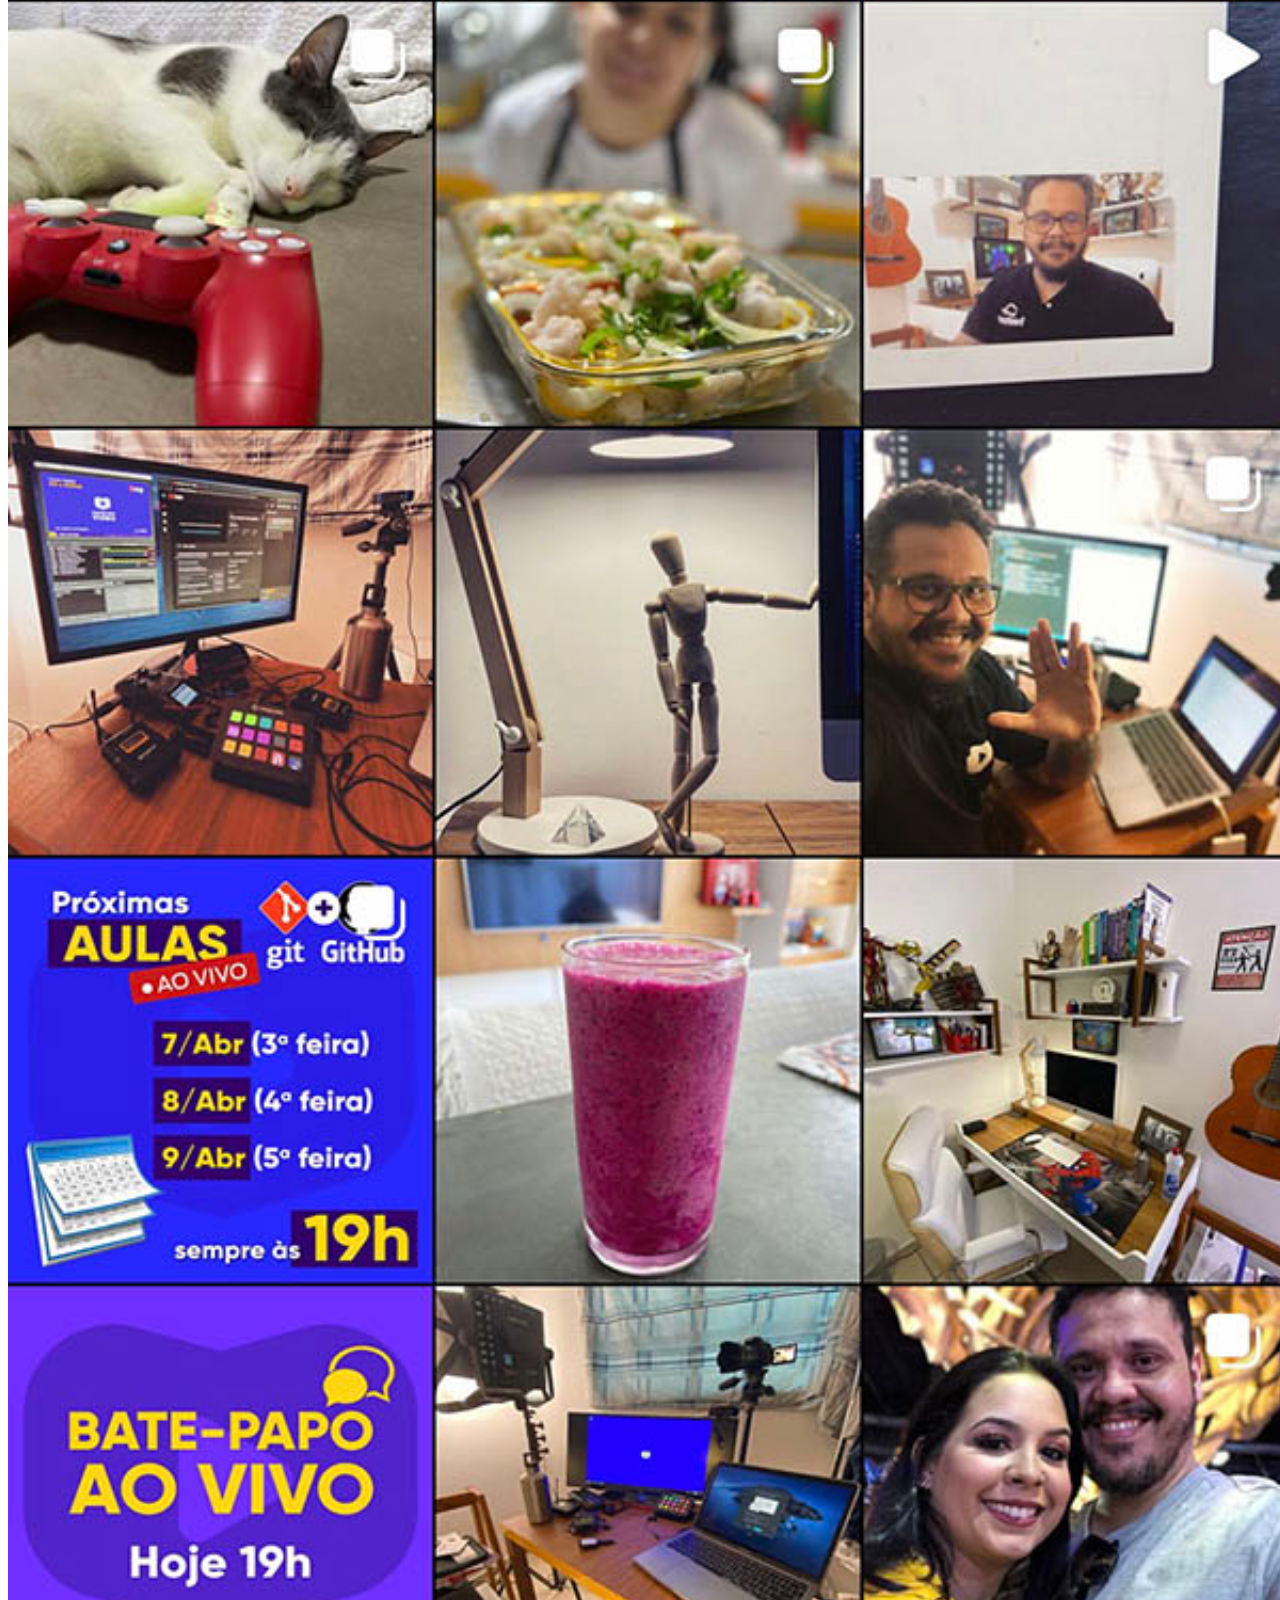
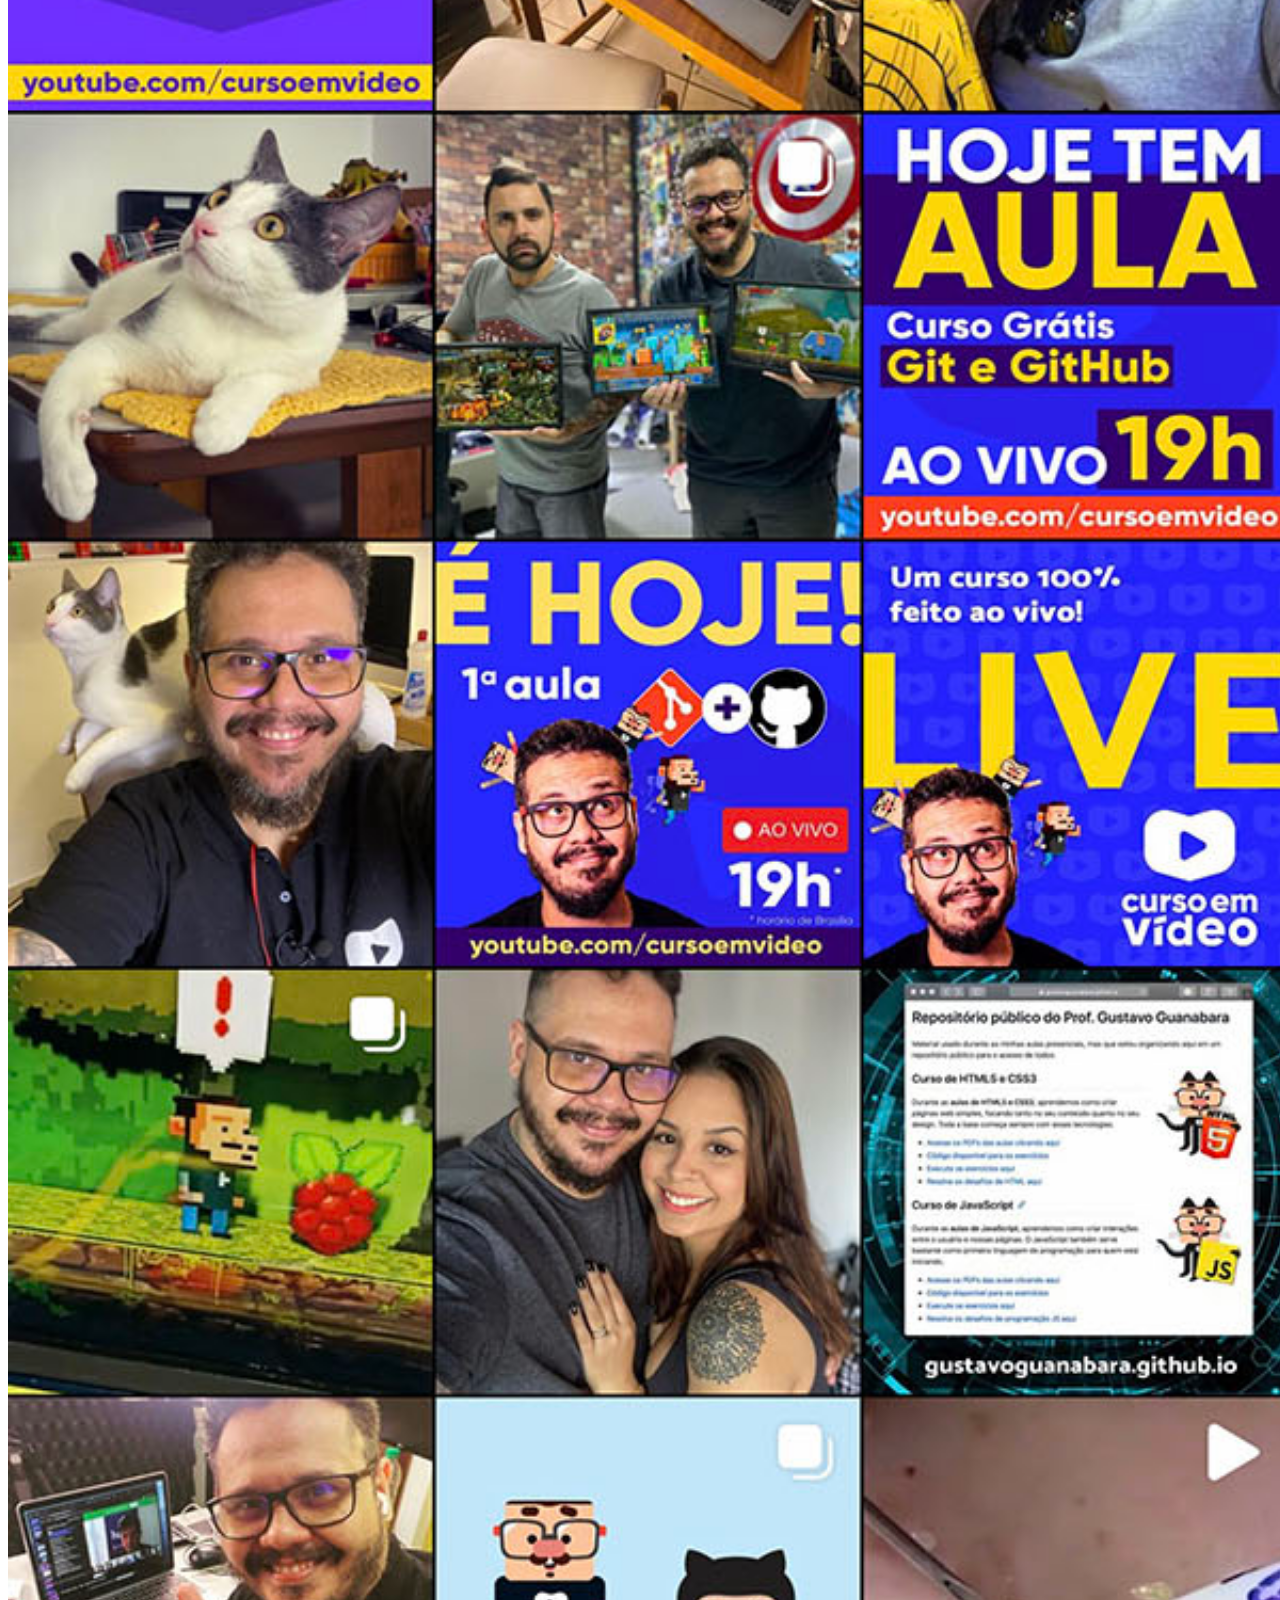
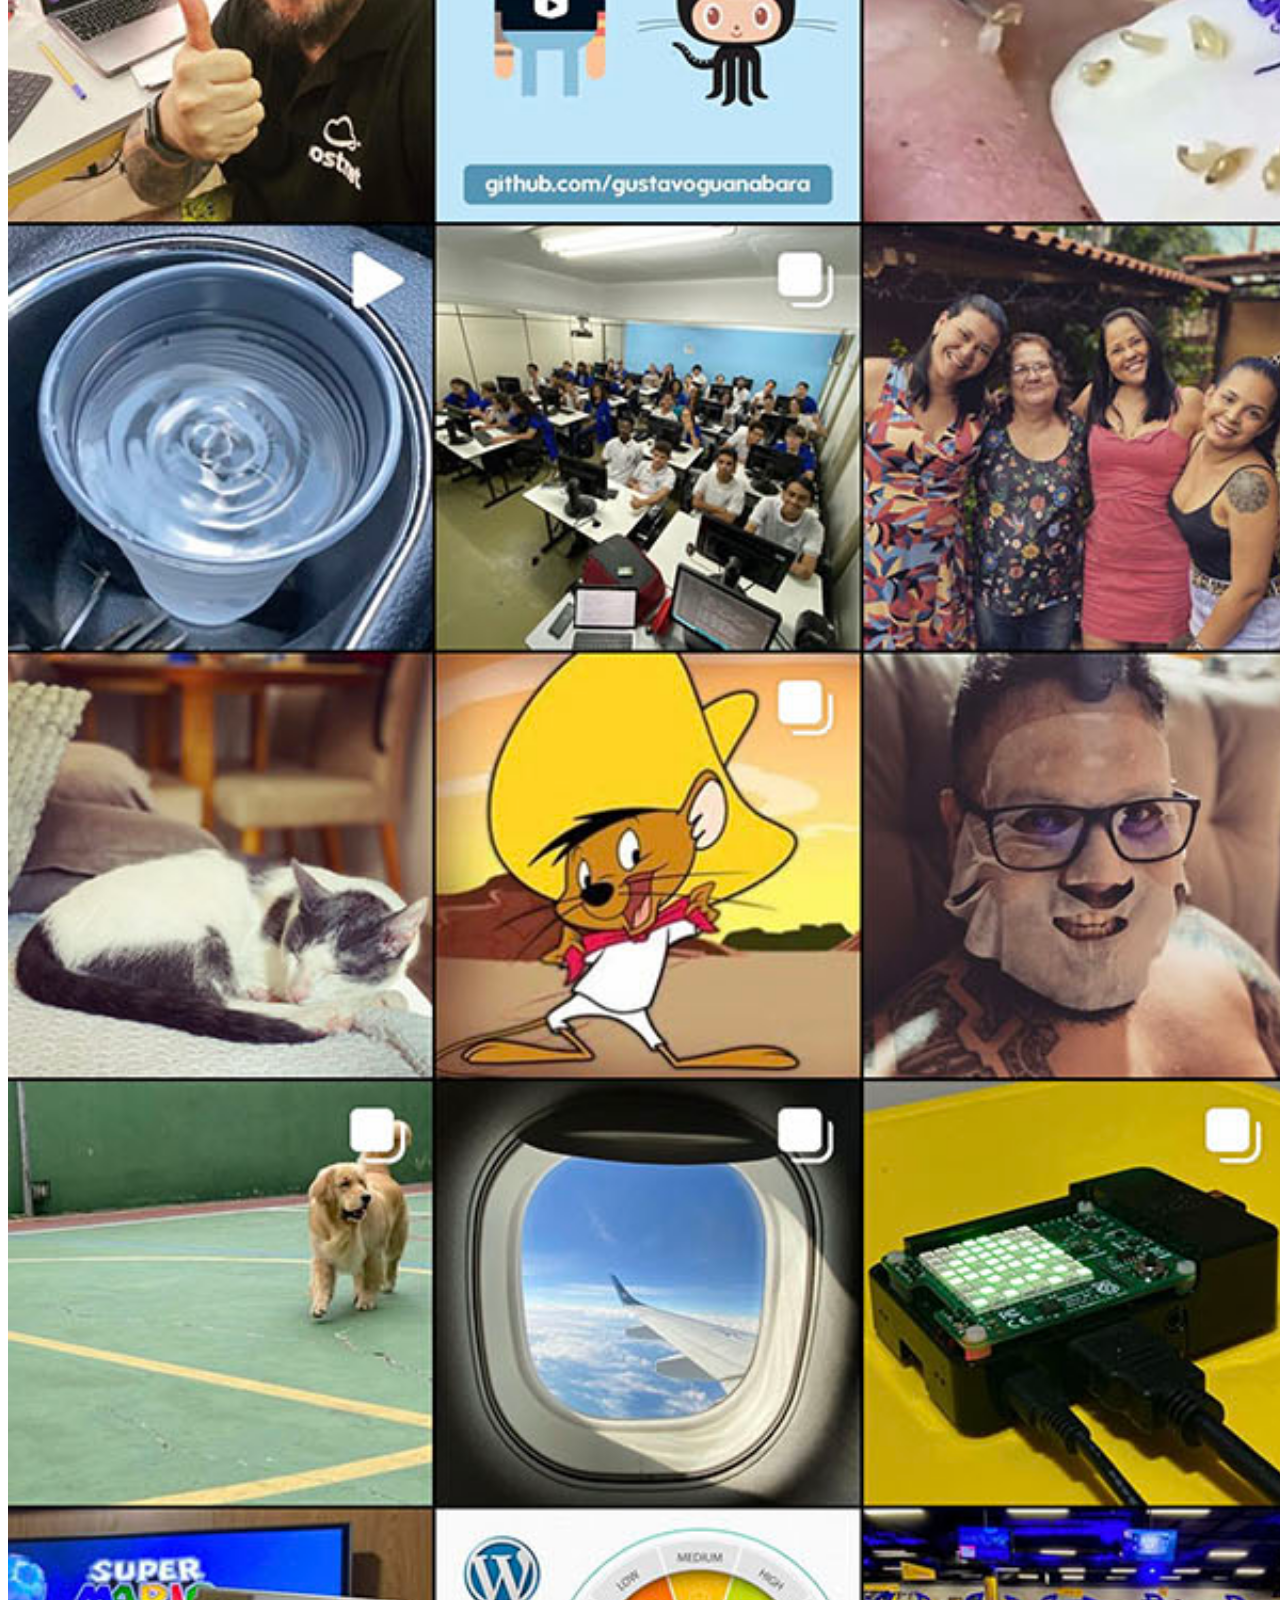
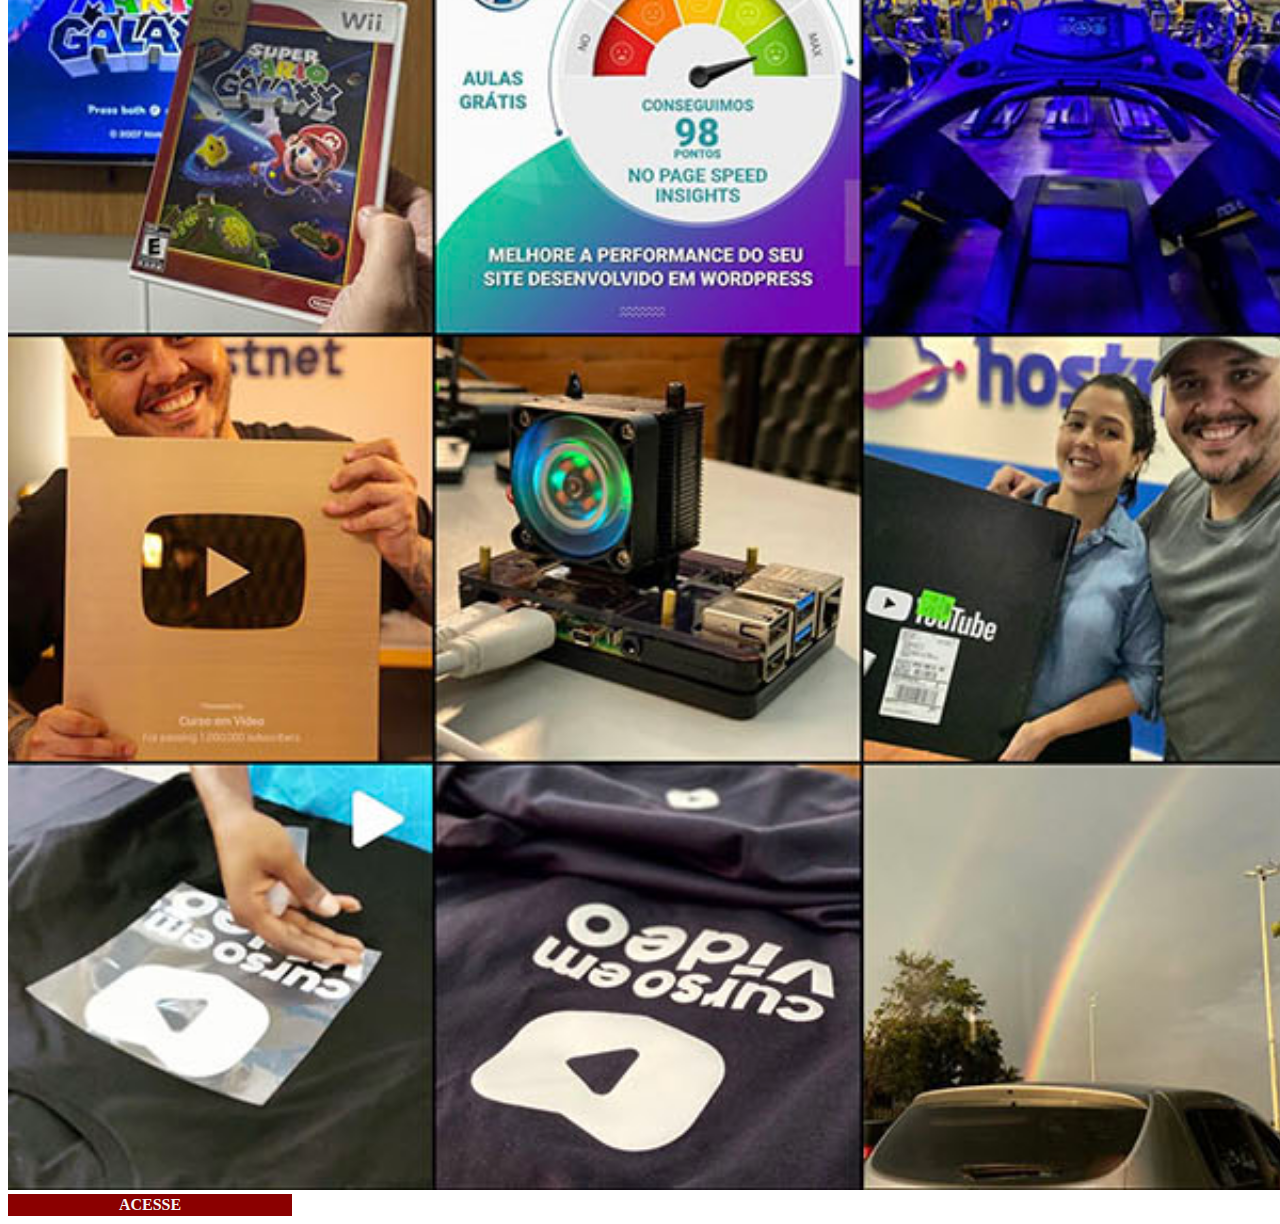
<file: insta.html>
<!DOCTYPE html>
<html lang="pt-br">
<head>
    <meta charset="UTF-8">
    <meta name="viewport" content="width=device-width, initial-scale=1.0">
    <link rel="stylesheet" href="estilos/social.css">
    <title>Instagram</title>
</head>
<body>
    <img src="imagens/tela-instagram.jpg" alt="instagram">
    <a href="https://www.instagram.com/gustavoguanabara/" target="_blank">ACESSE</a>
</body>
</html>
</file>
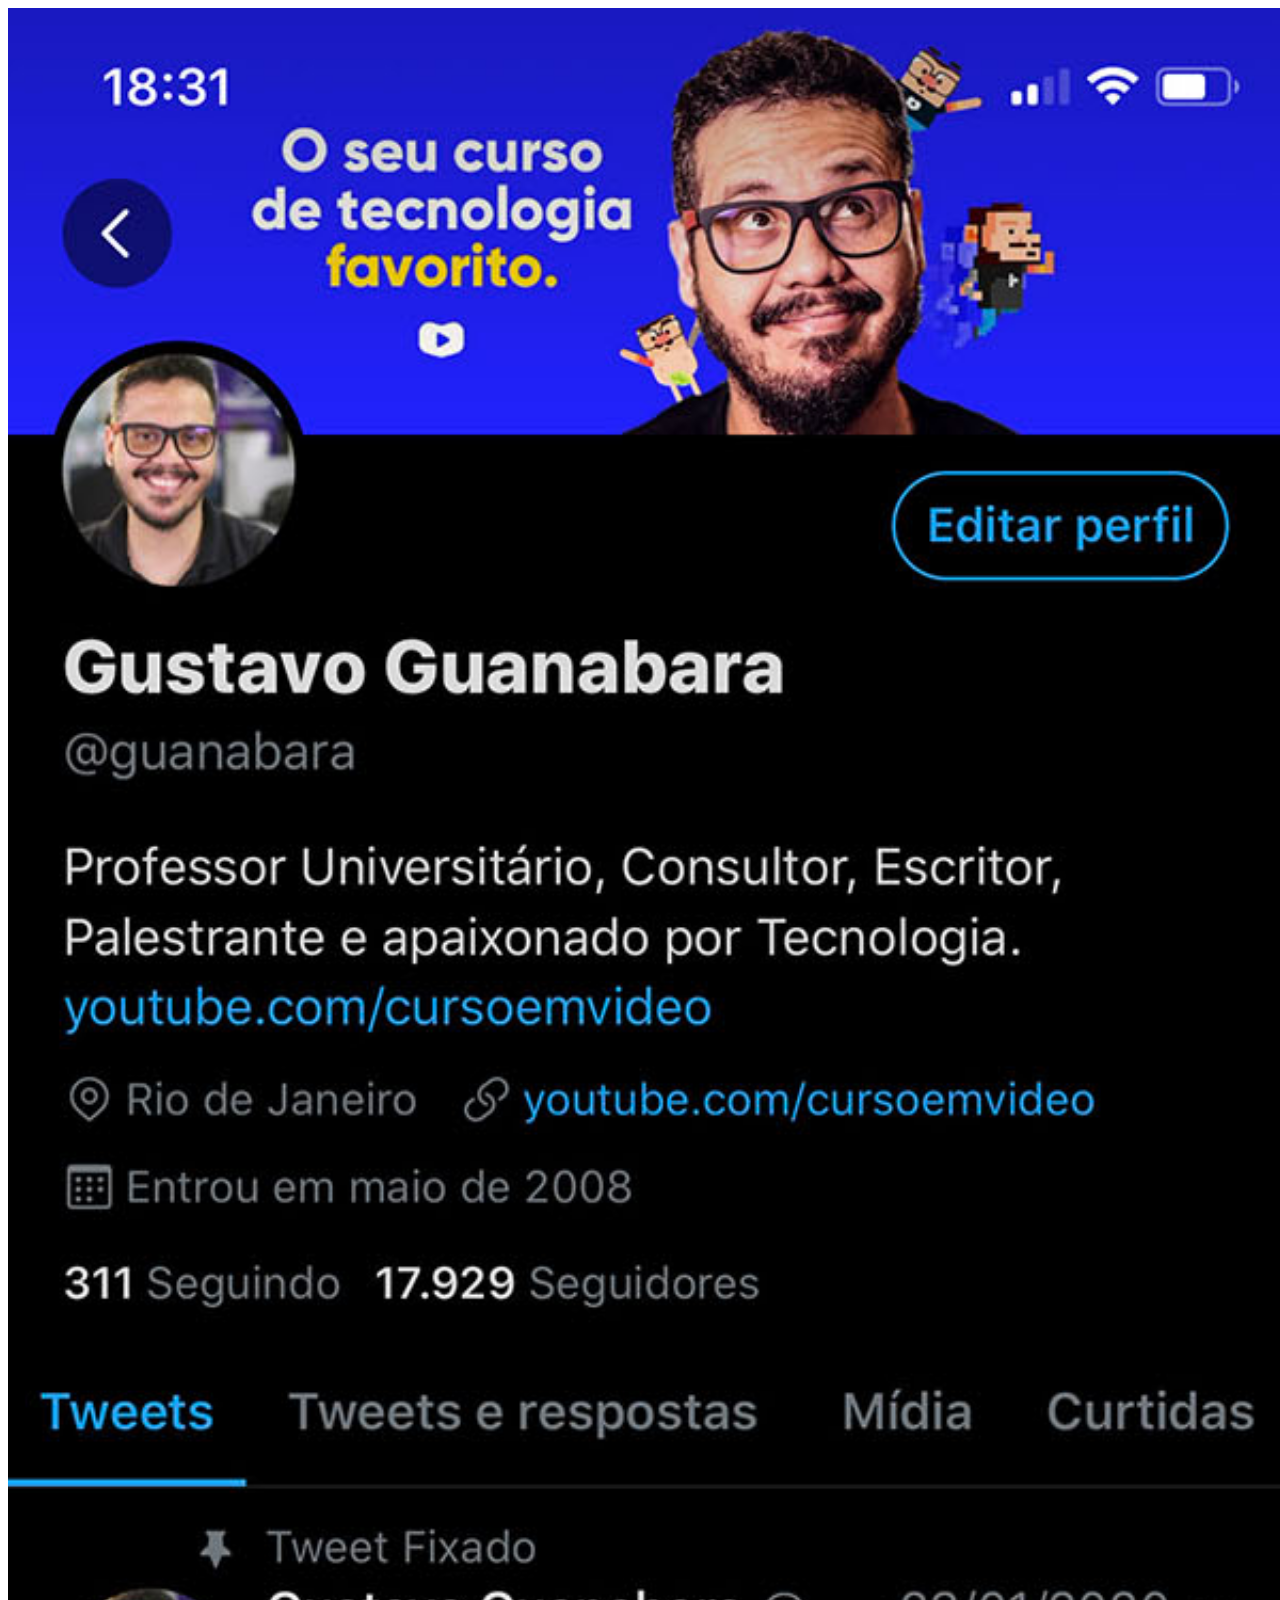
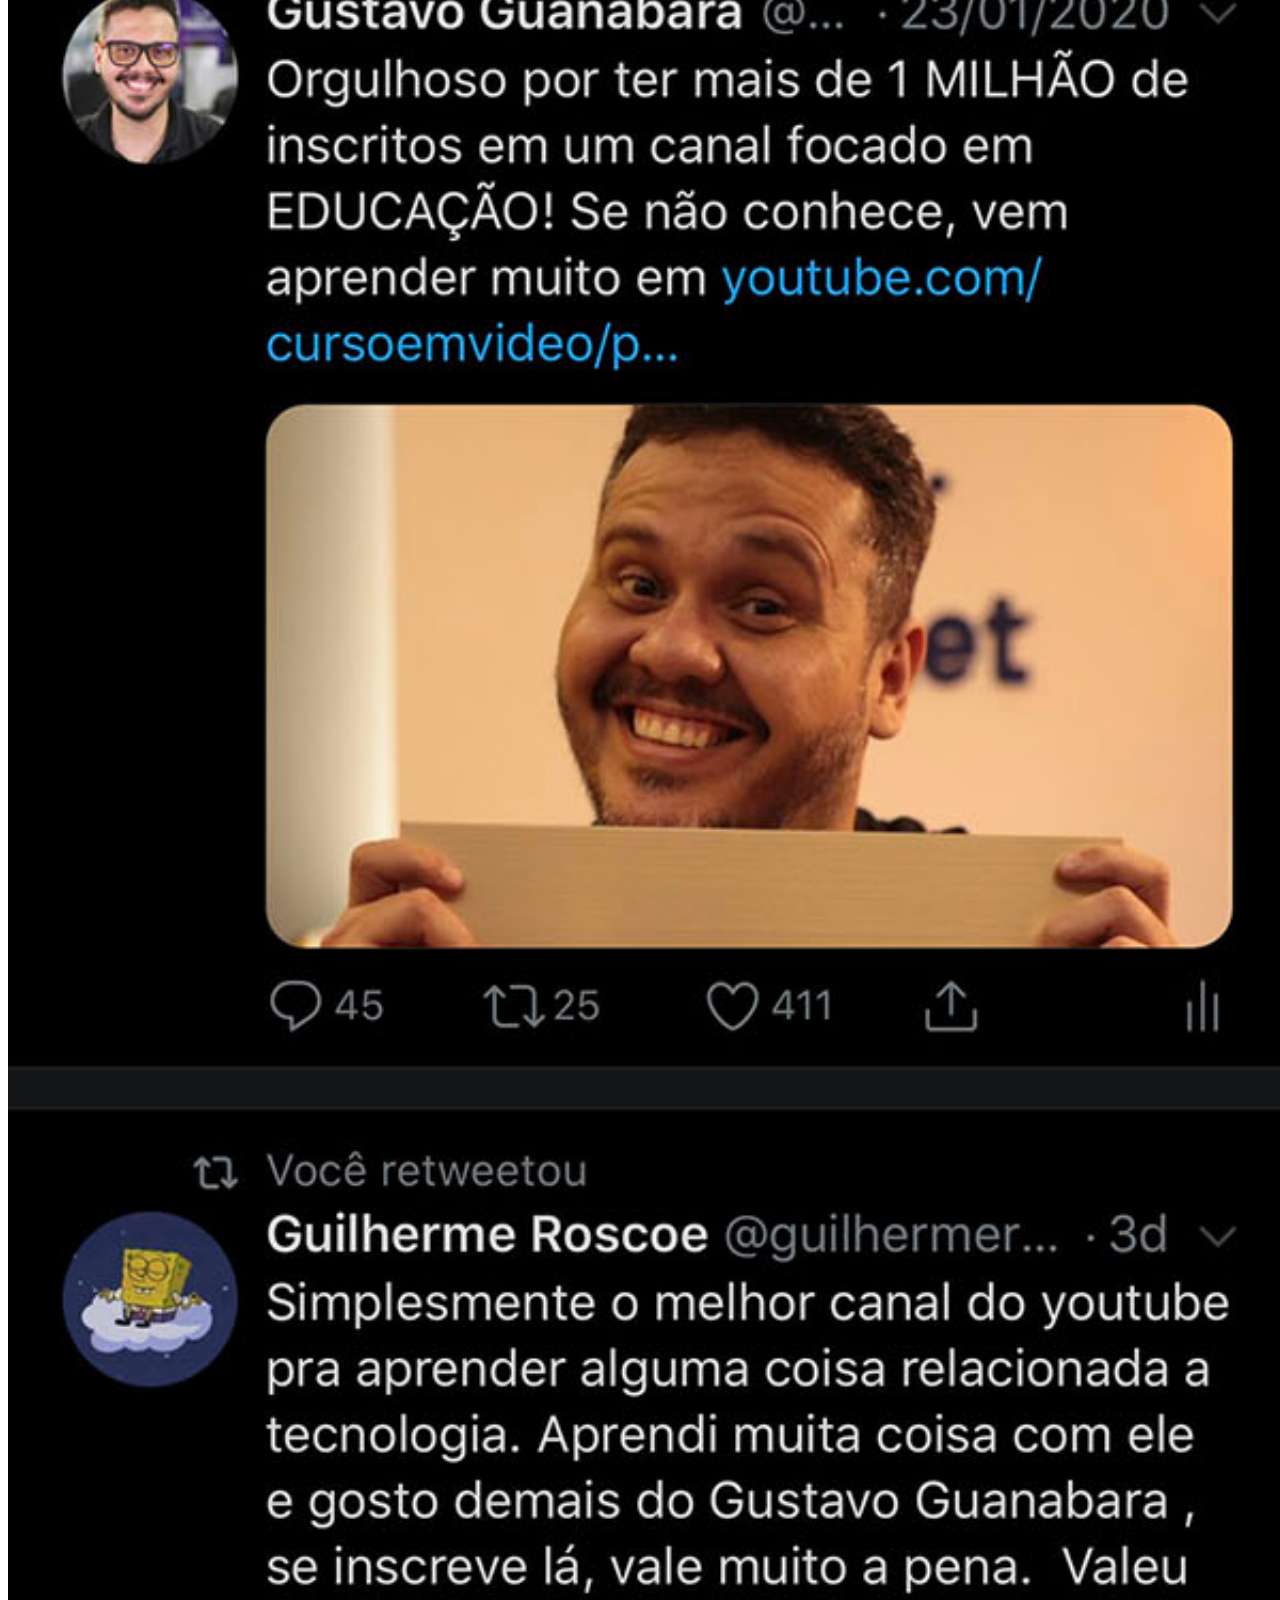
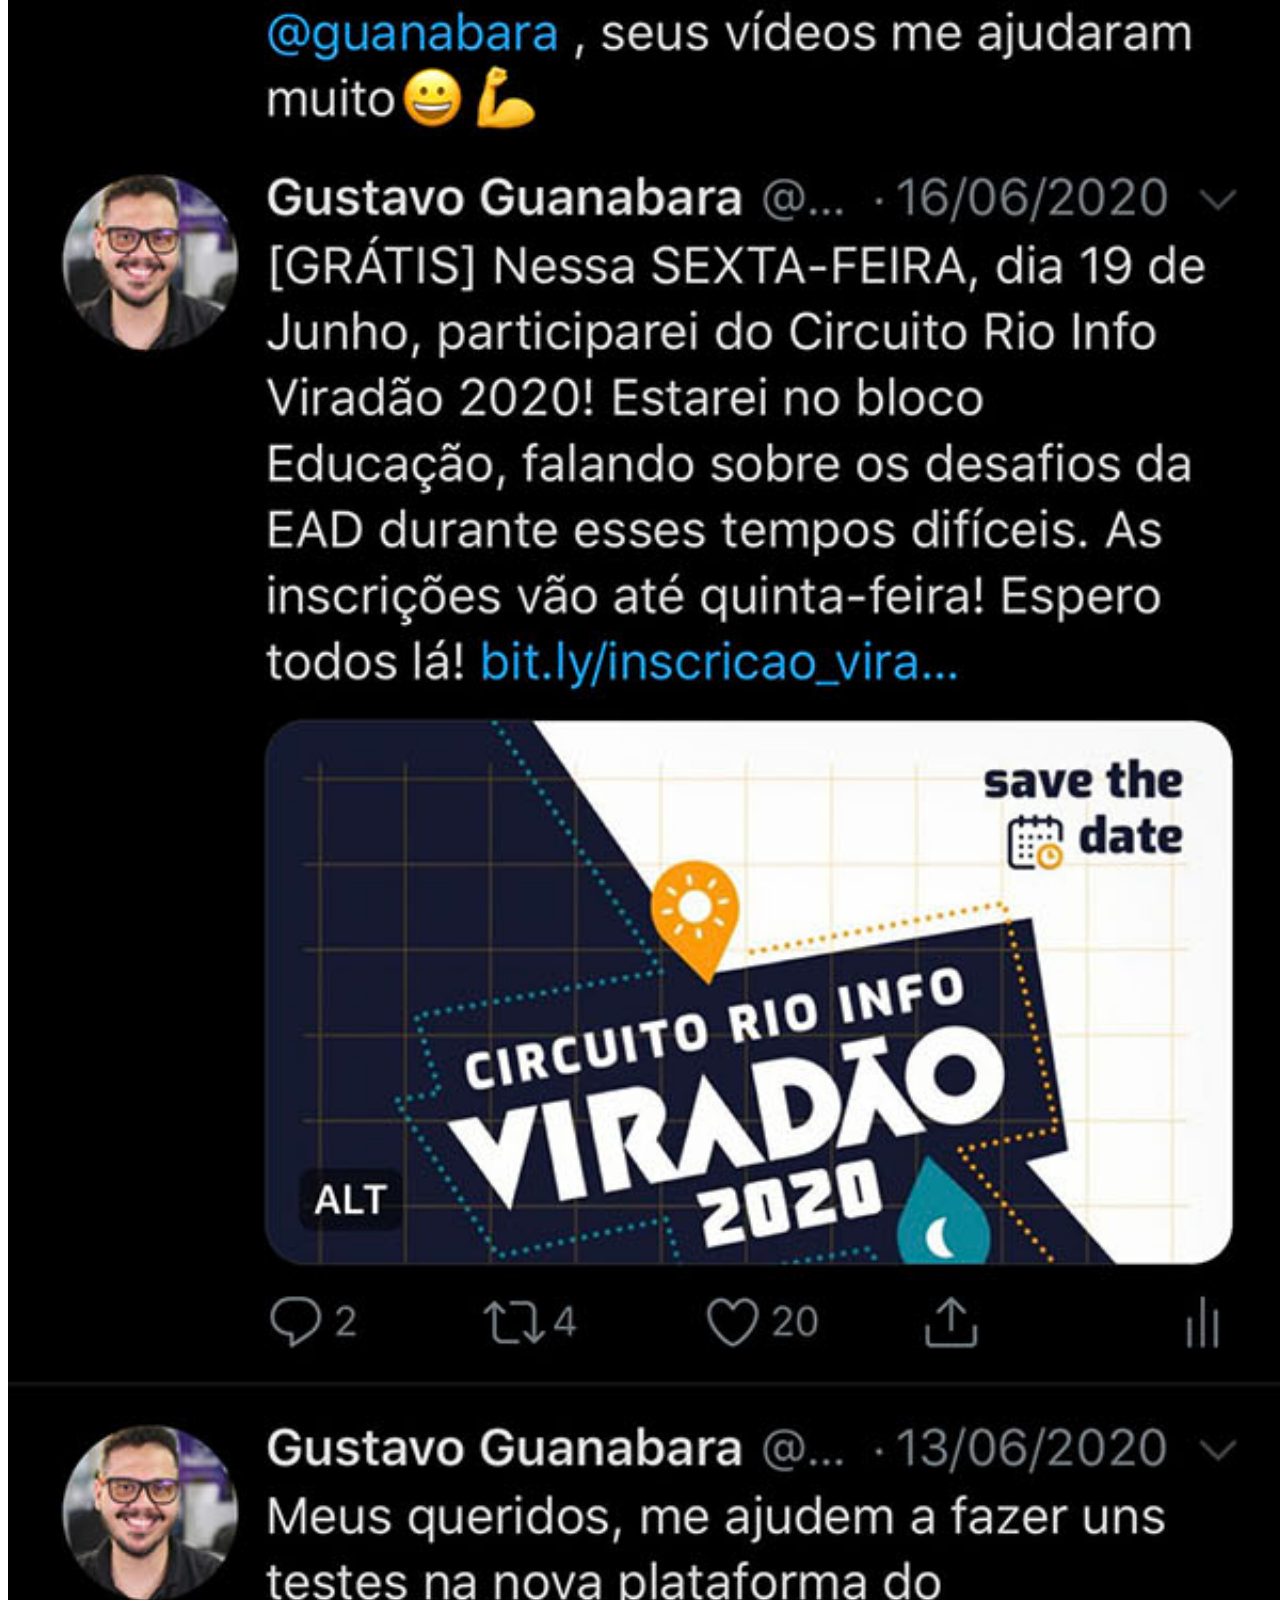
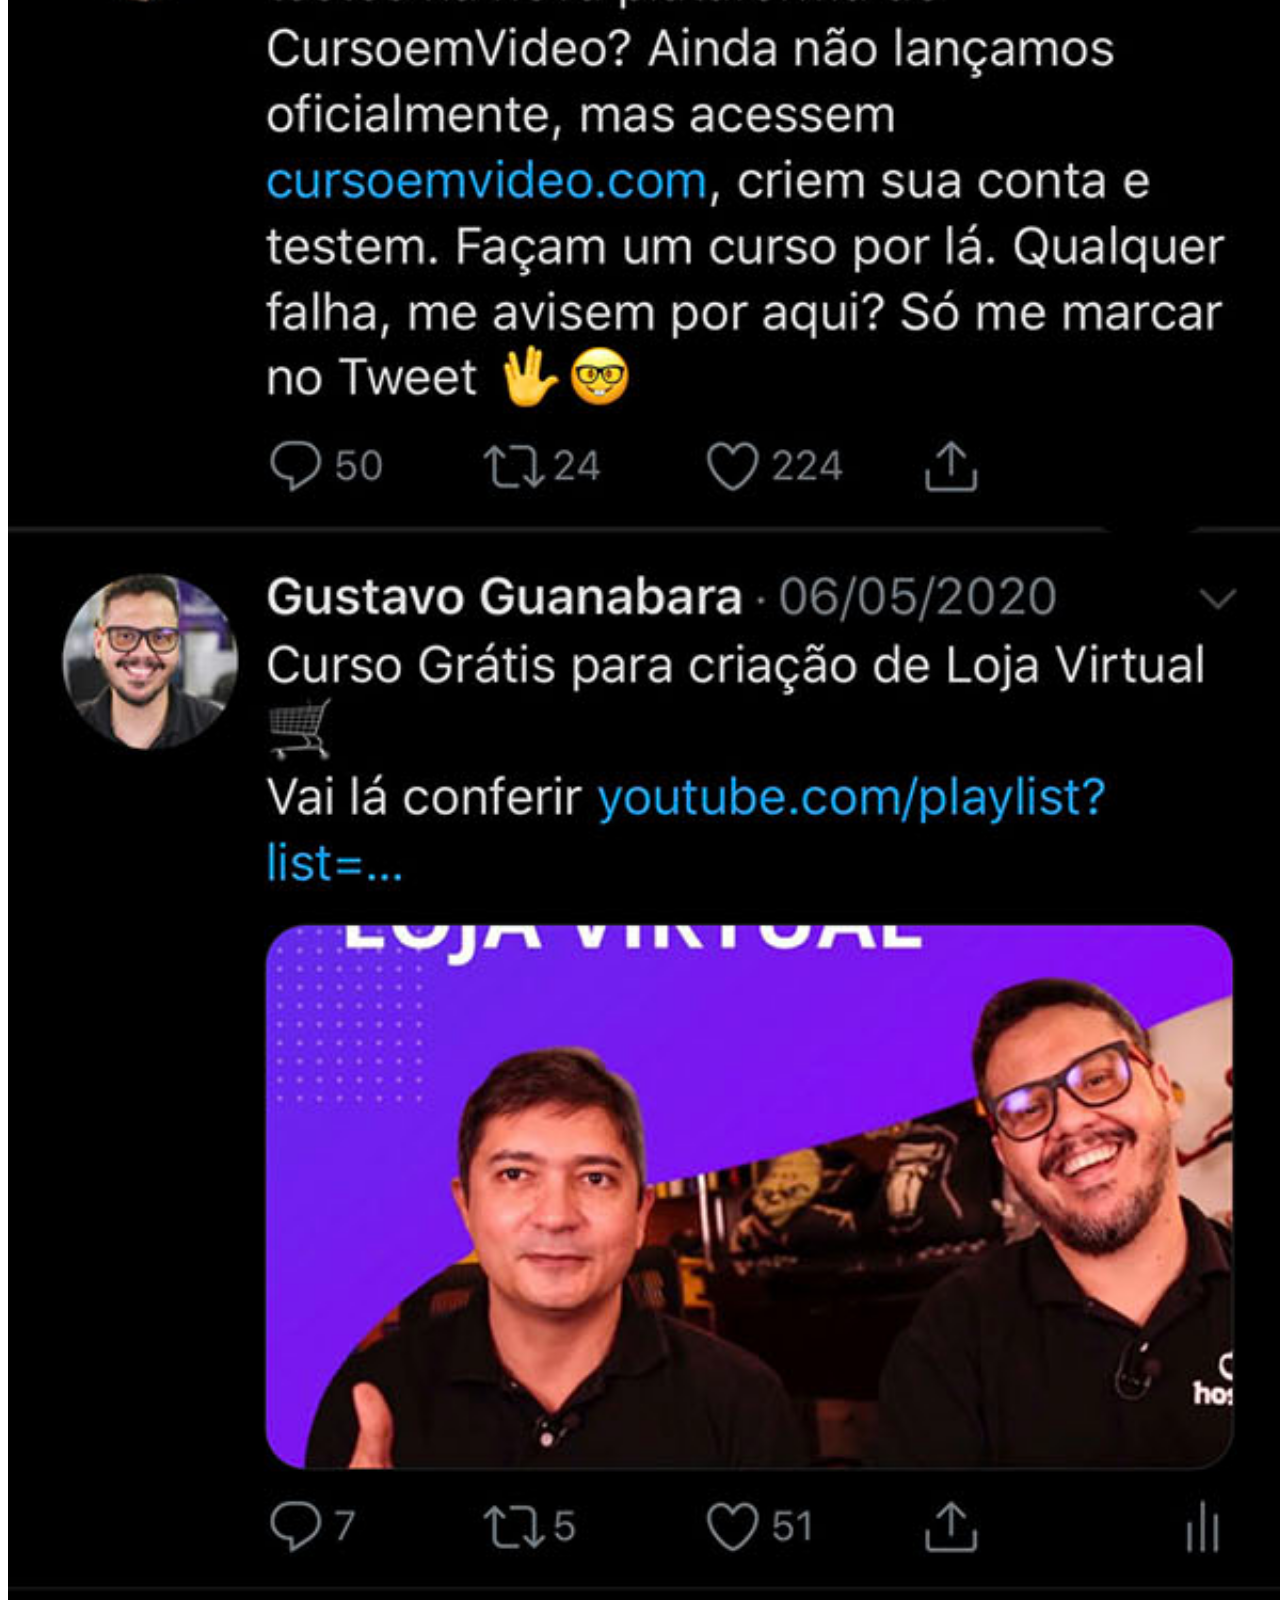
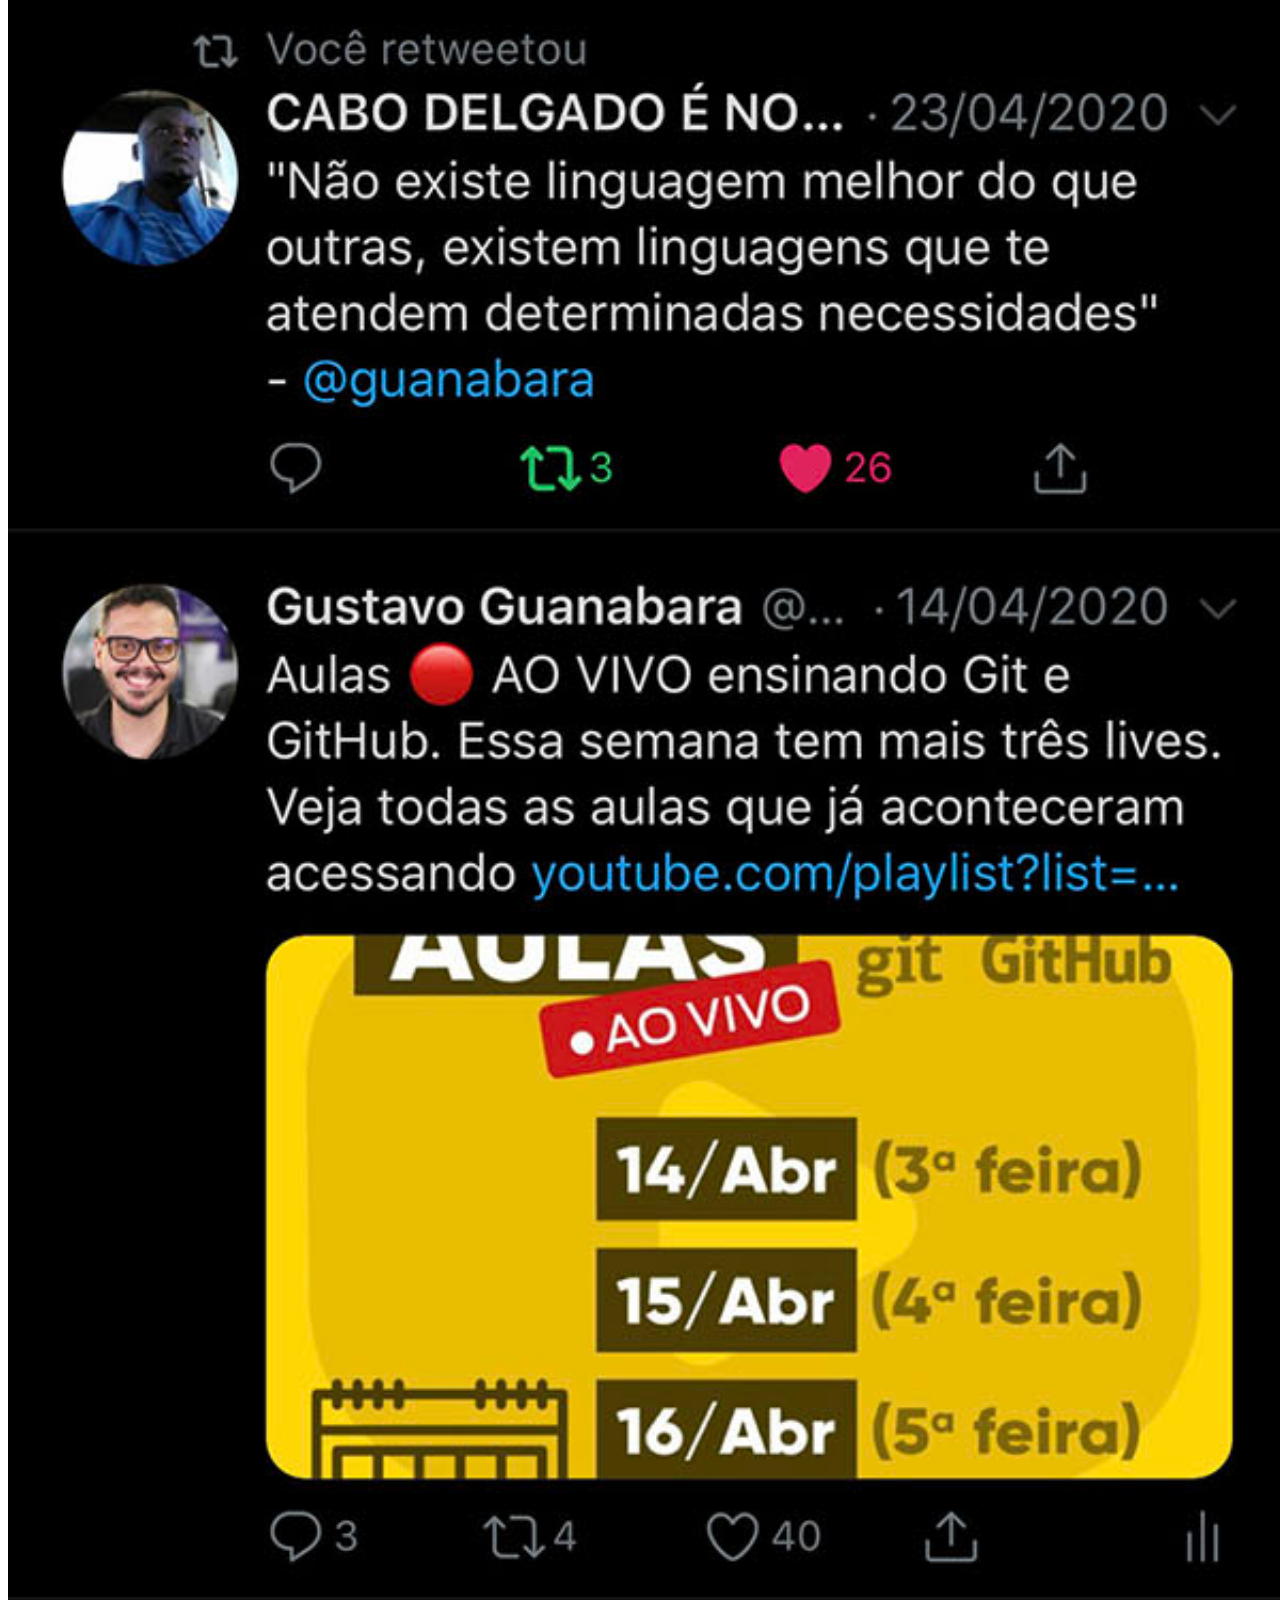
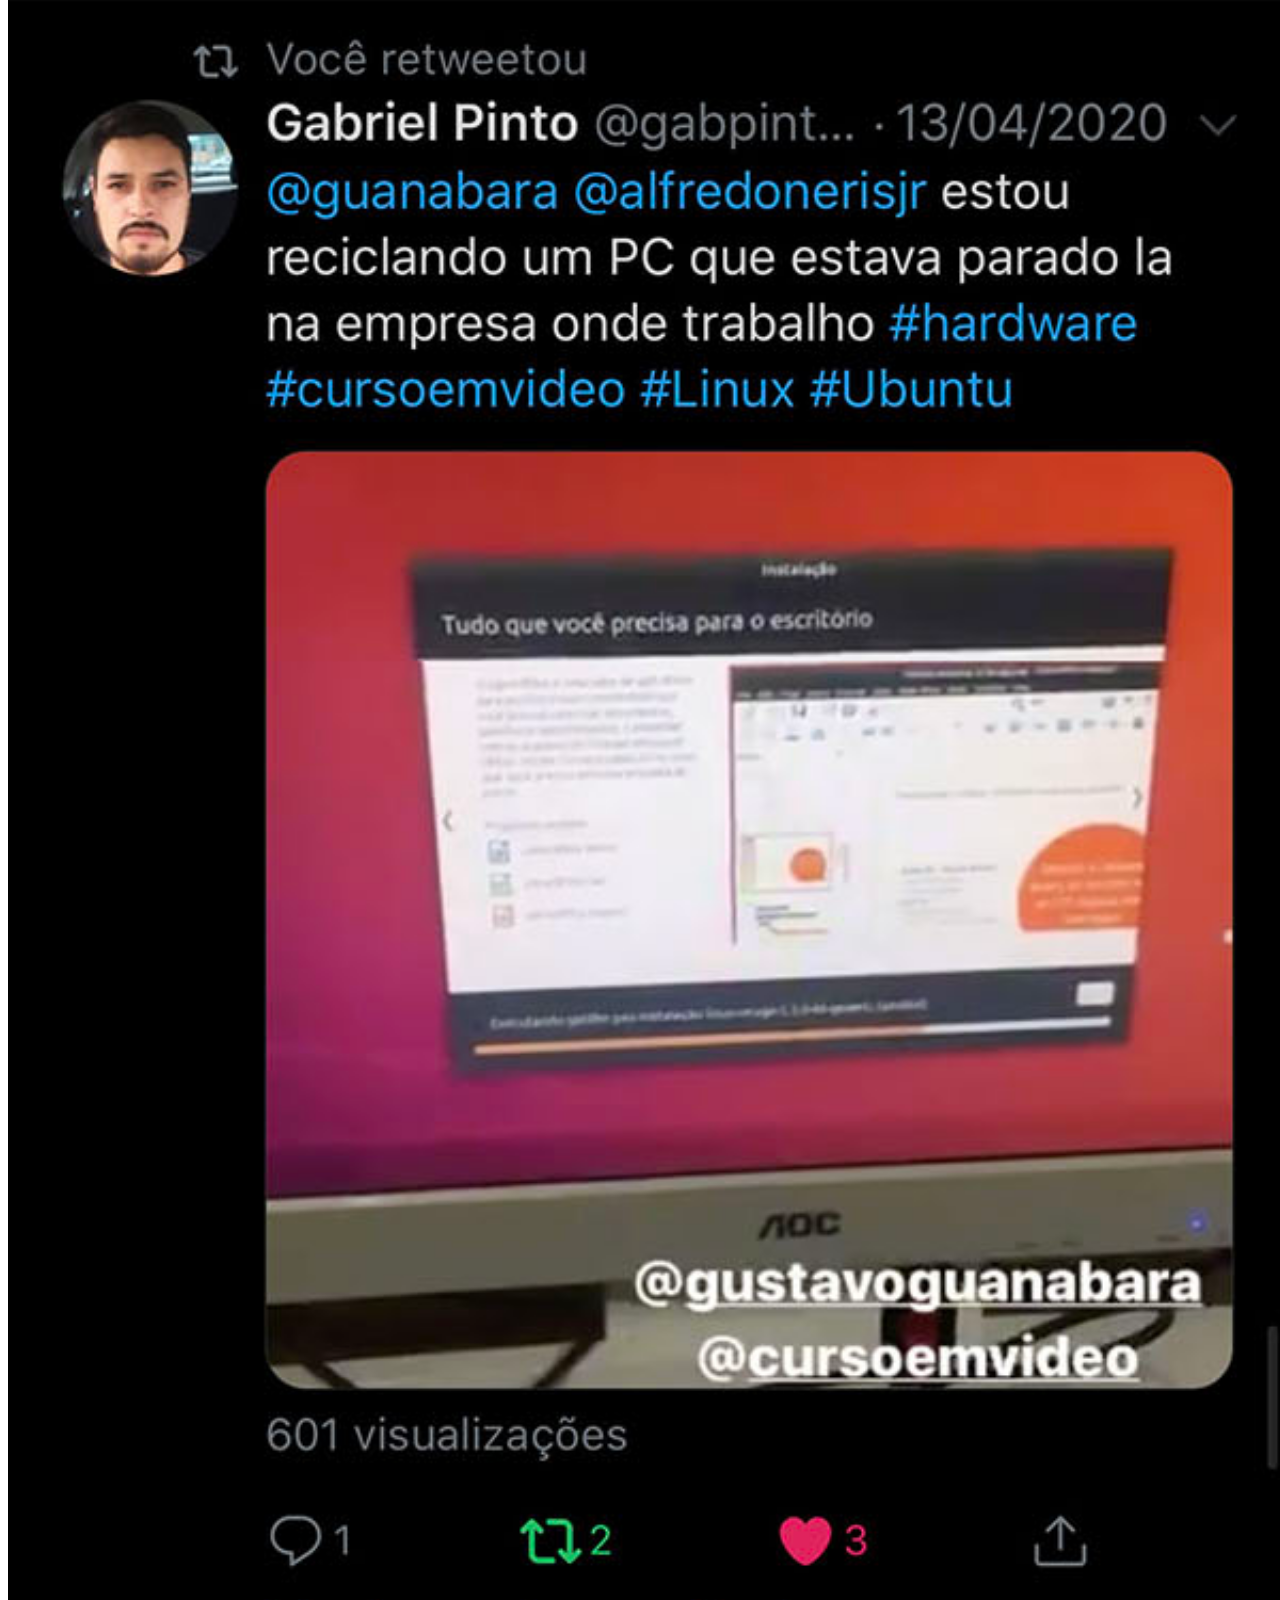
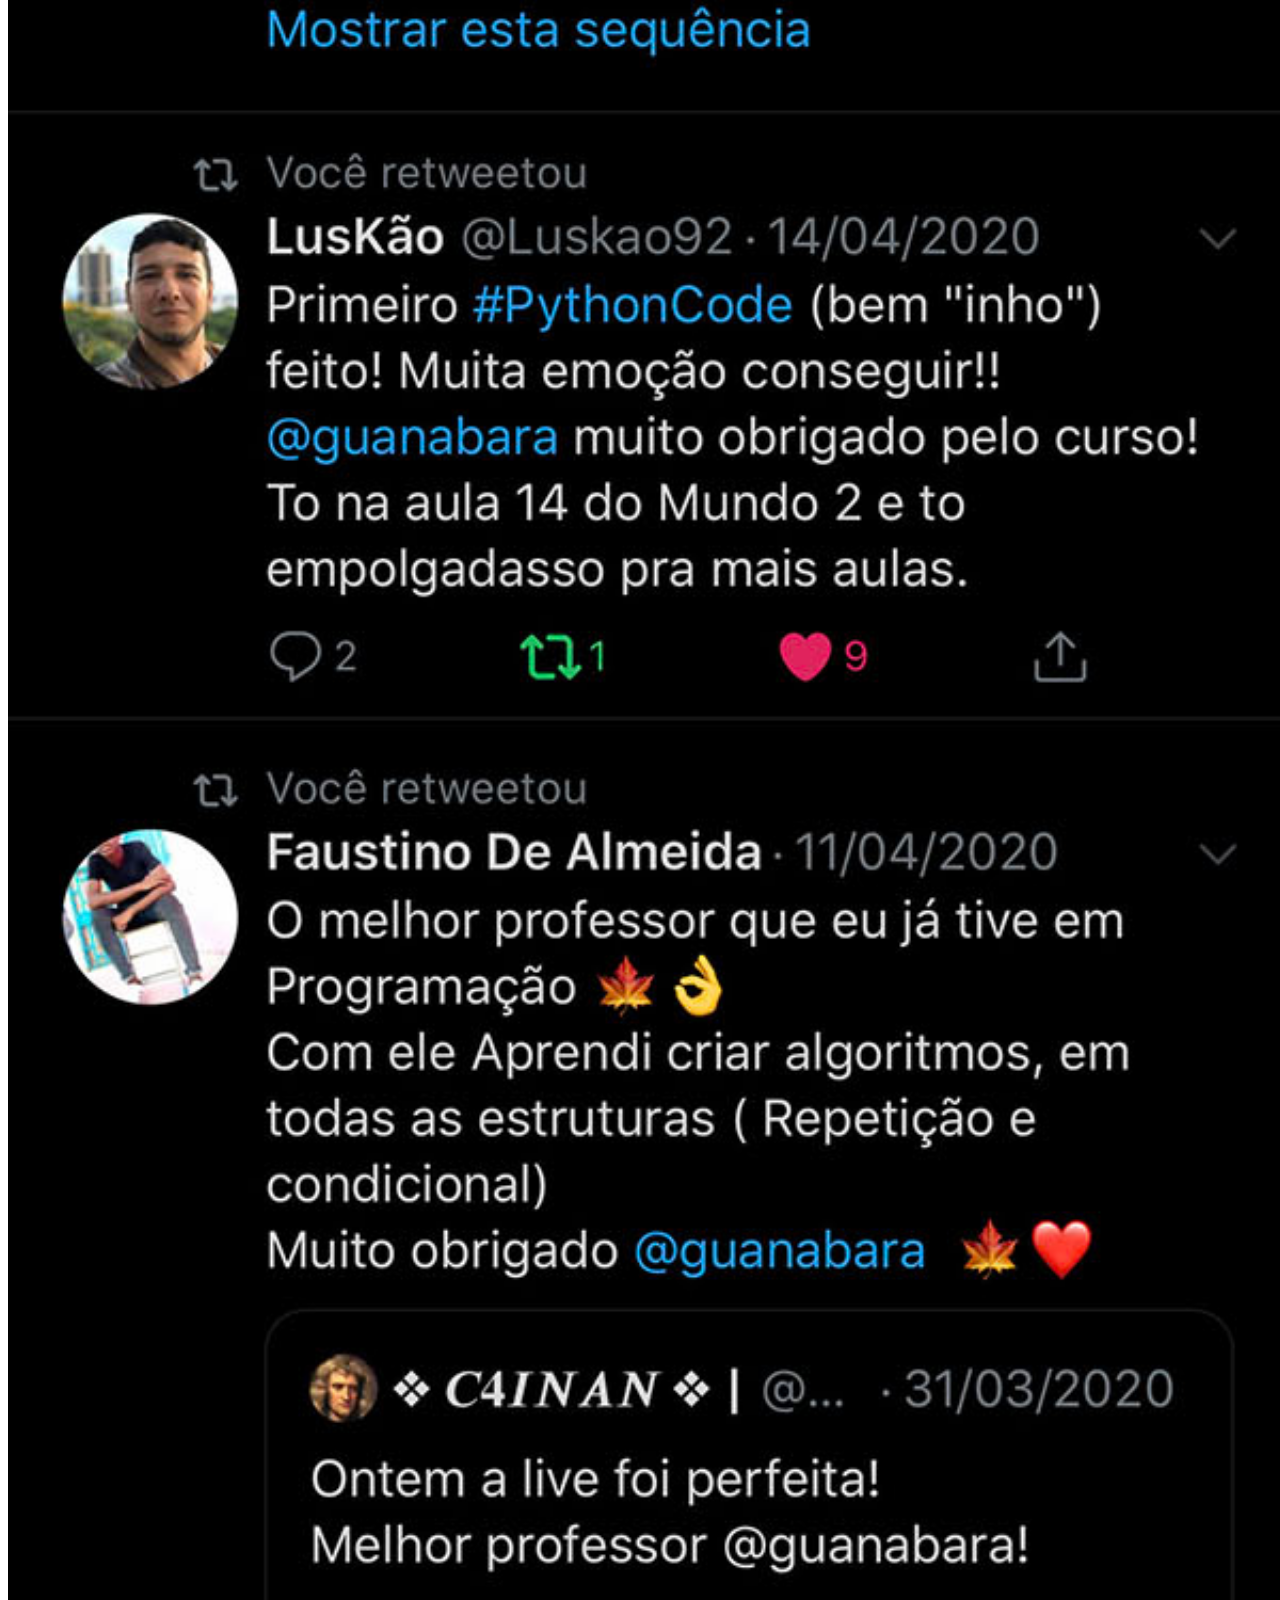
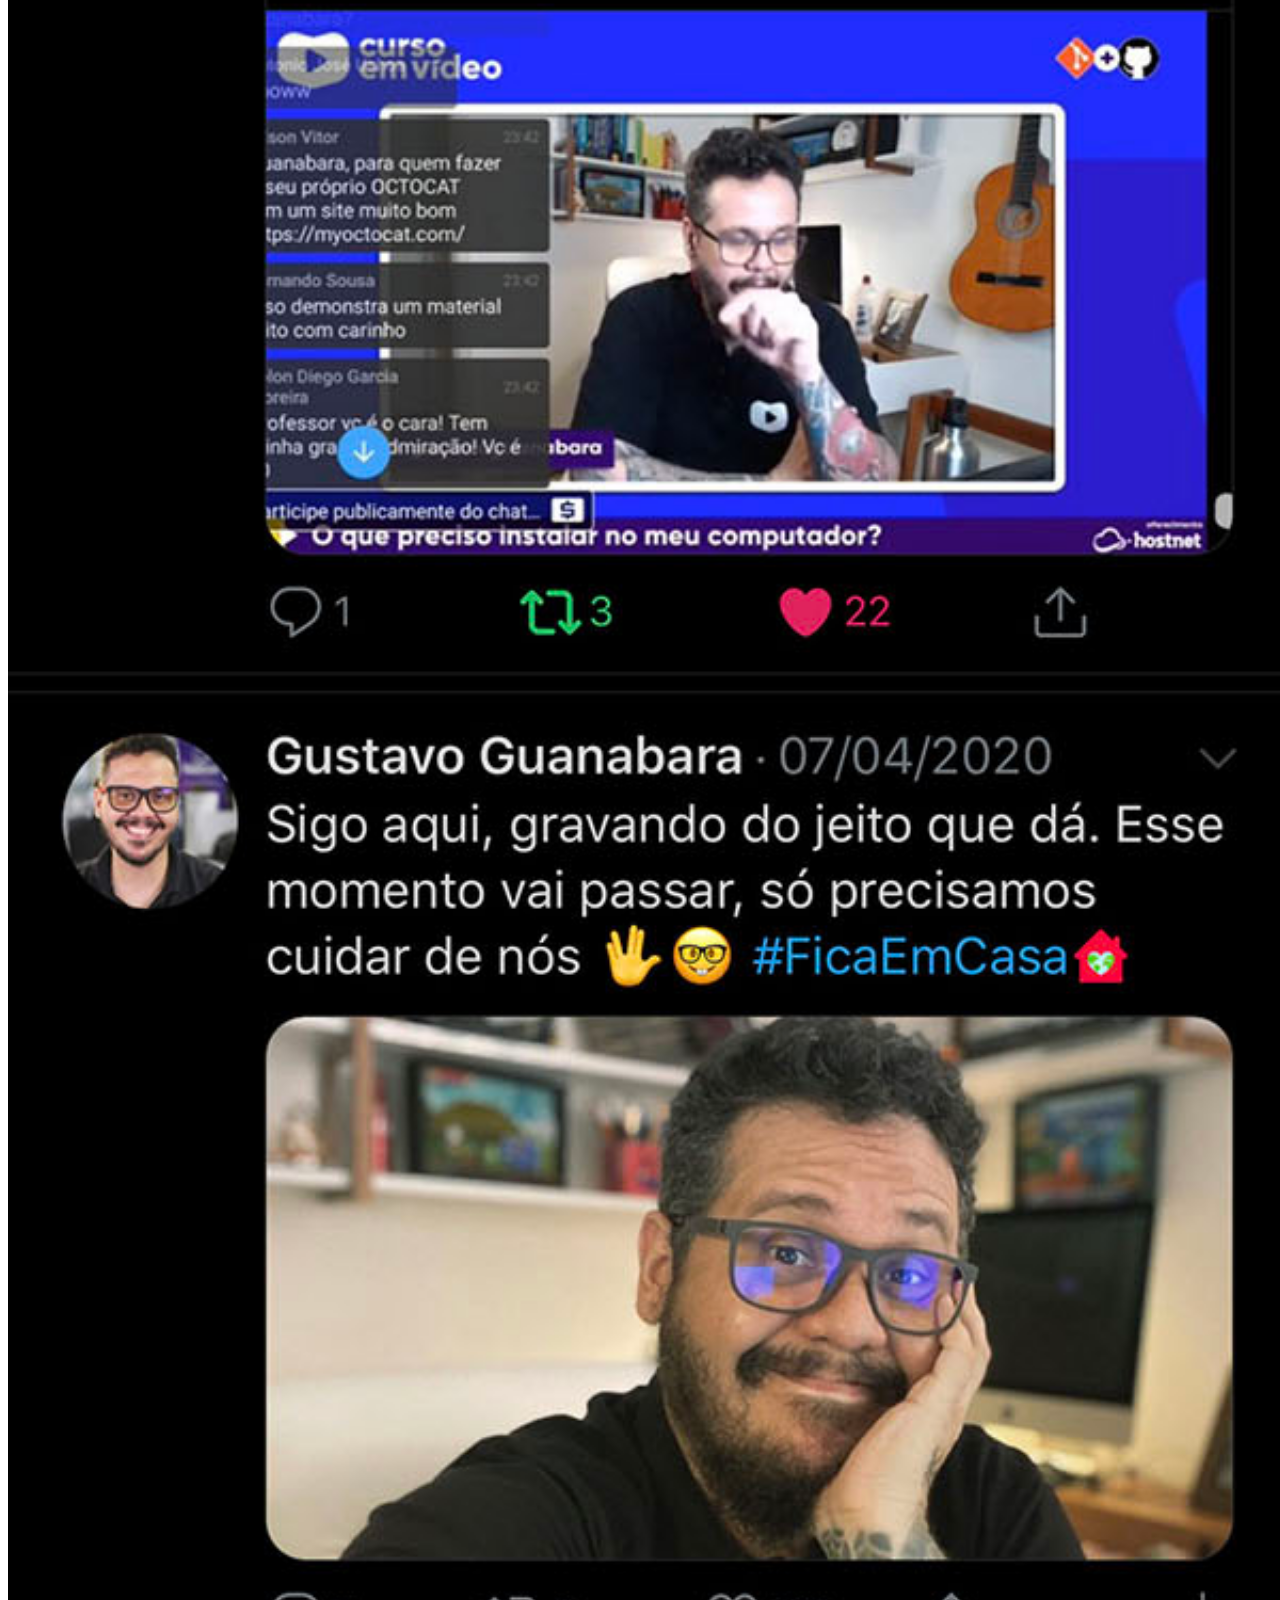
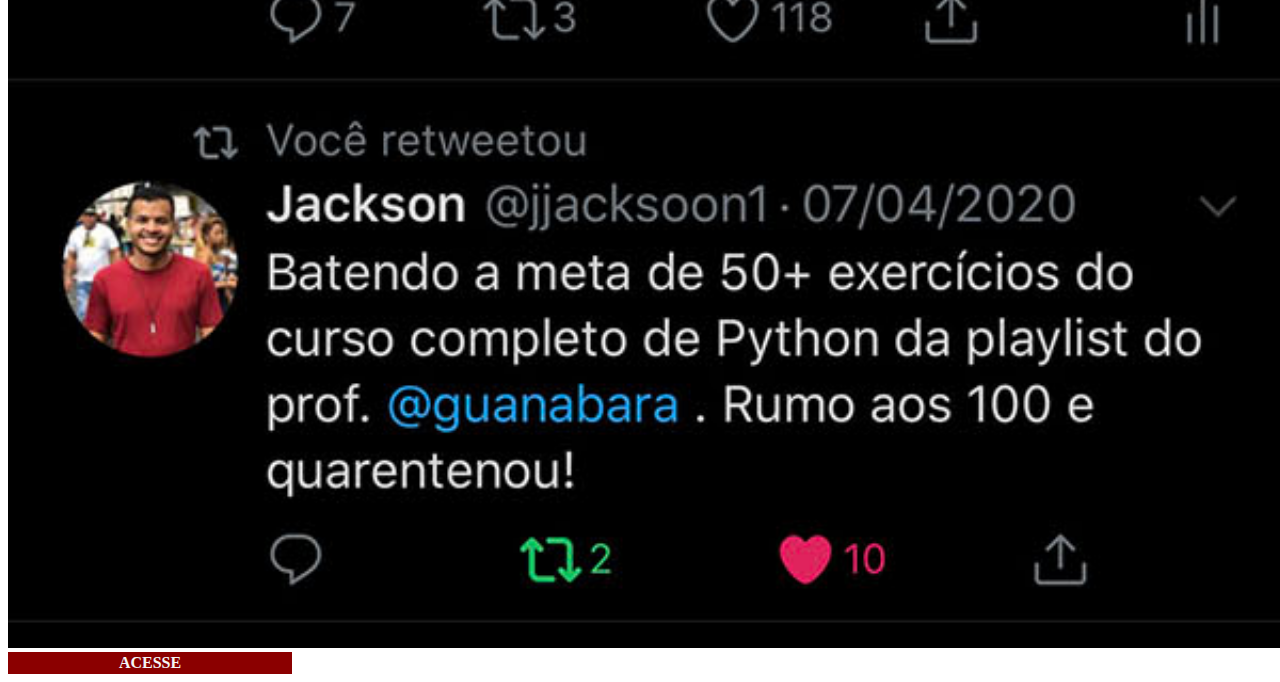
<file: twitter.html>
<!DOCTYPE html>
<html lang="pt-br">
<head>
    <meta charset="UTF-8">
    <meta name="viewport" content="width=device-width, initial-scale=1.0">
    <link rel="stylesheet" href="estilos/social.css">
    <title>Twitter</title>
</head>
<body>
    <img src="imagens/tela-twitter.jpg" alt="twitter">
    <a href="https://x.com/guanabara" target="_blank">ACESSE</a>
</body>
</html>
</file>
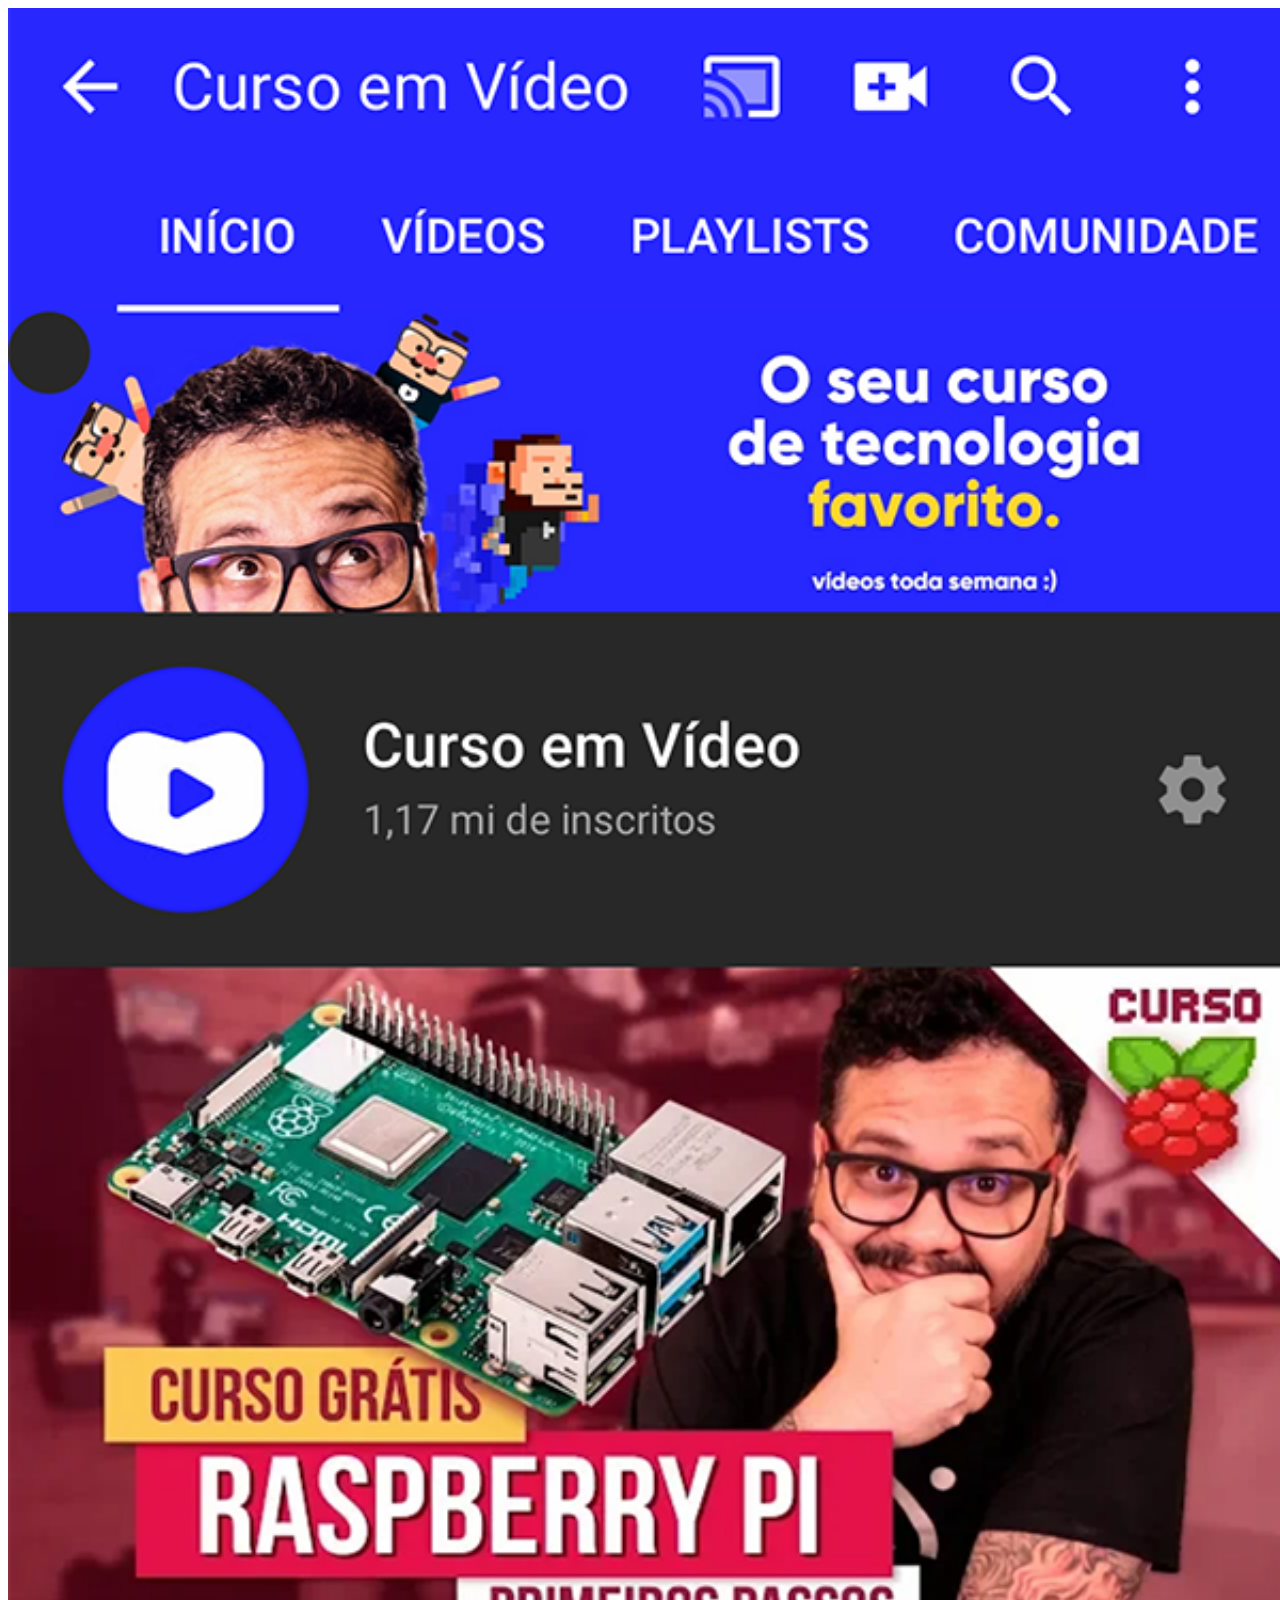
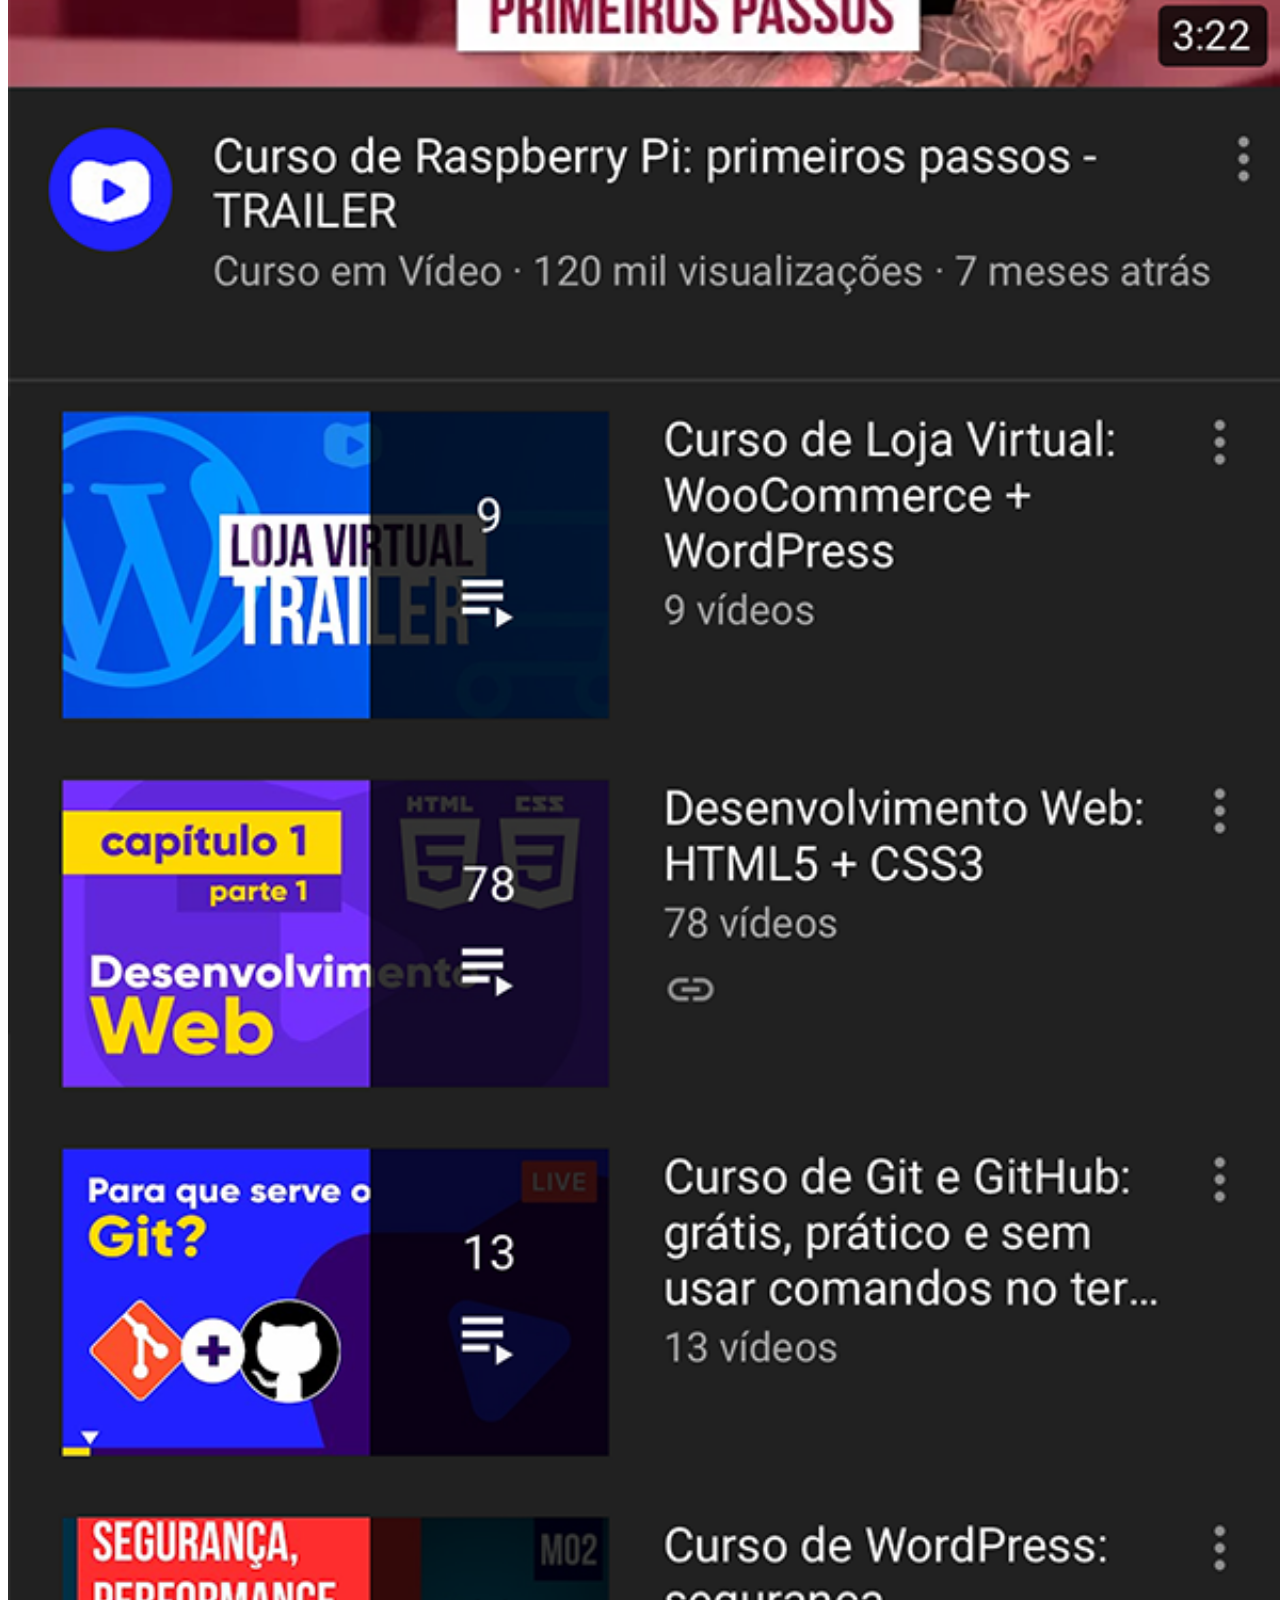
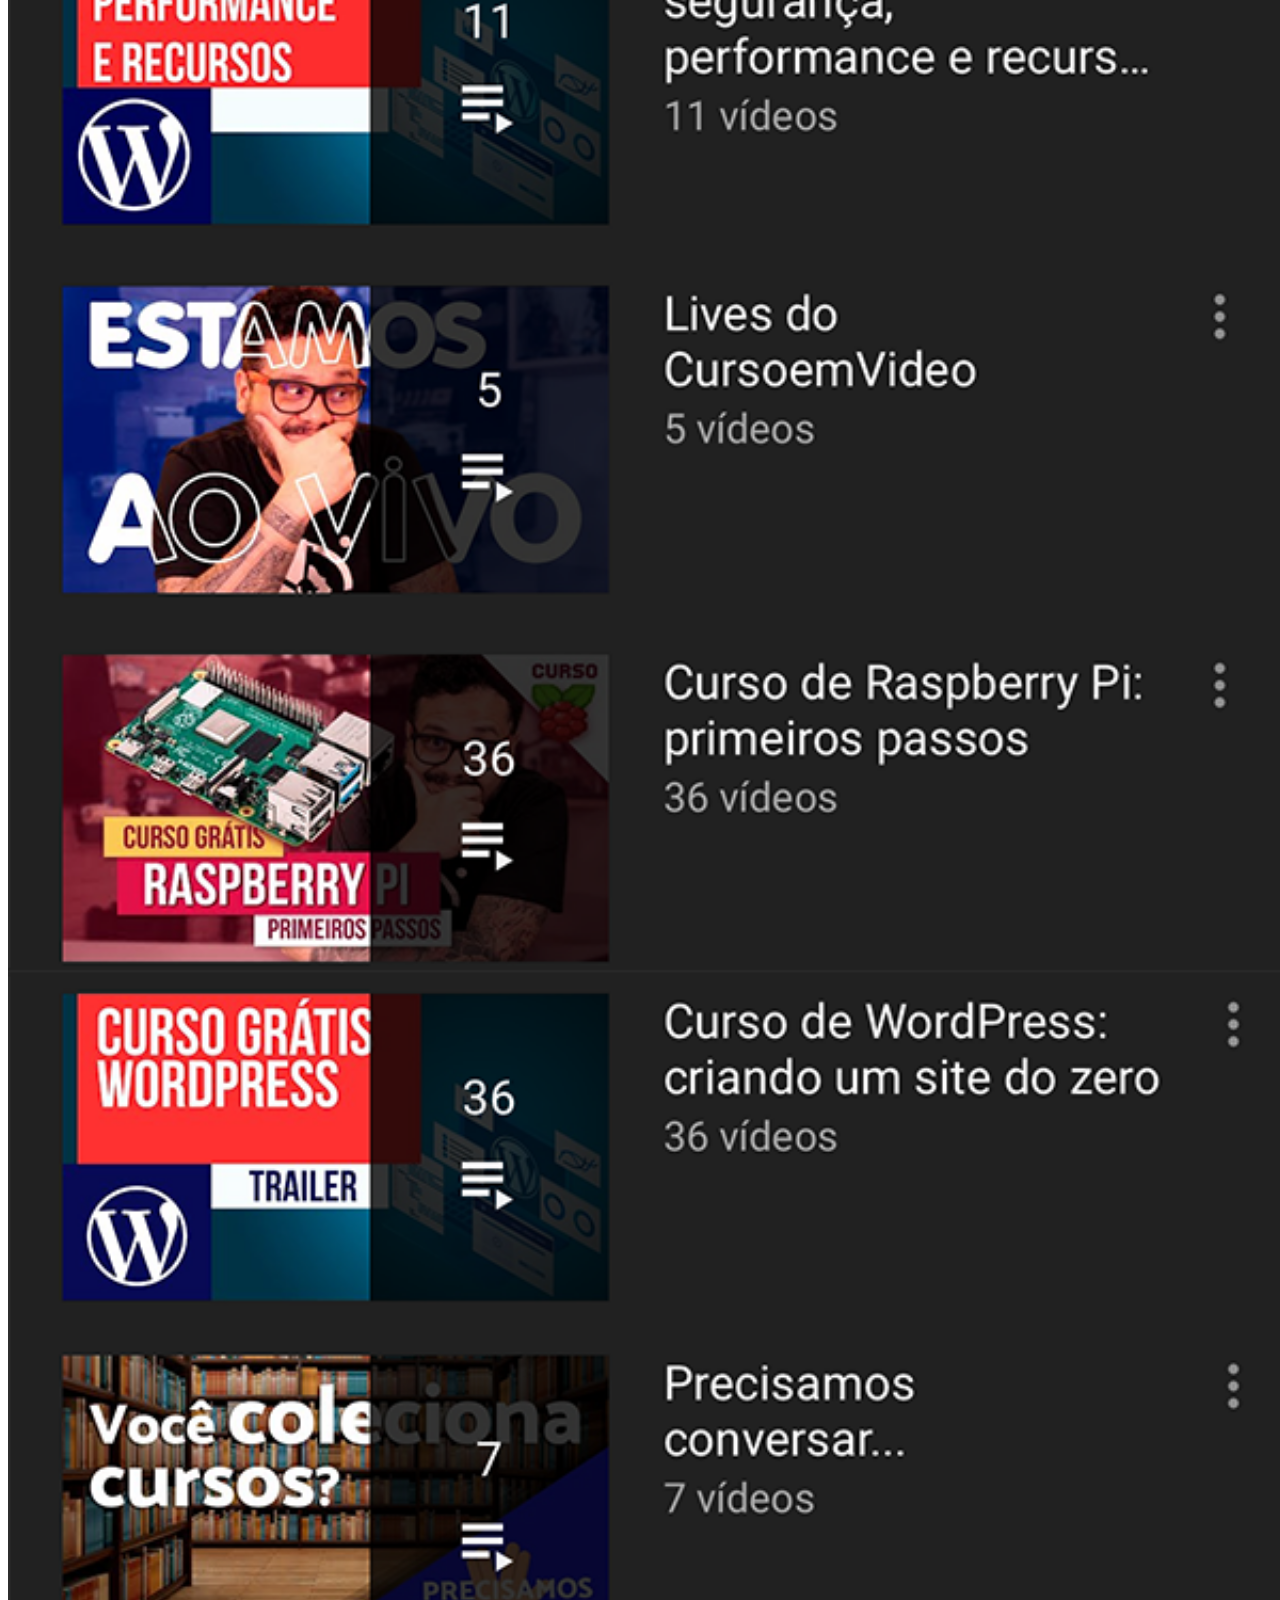
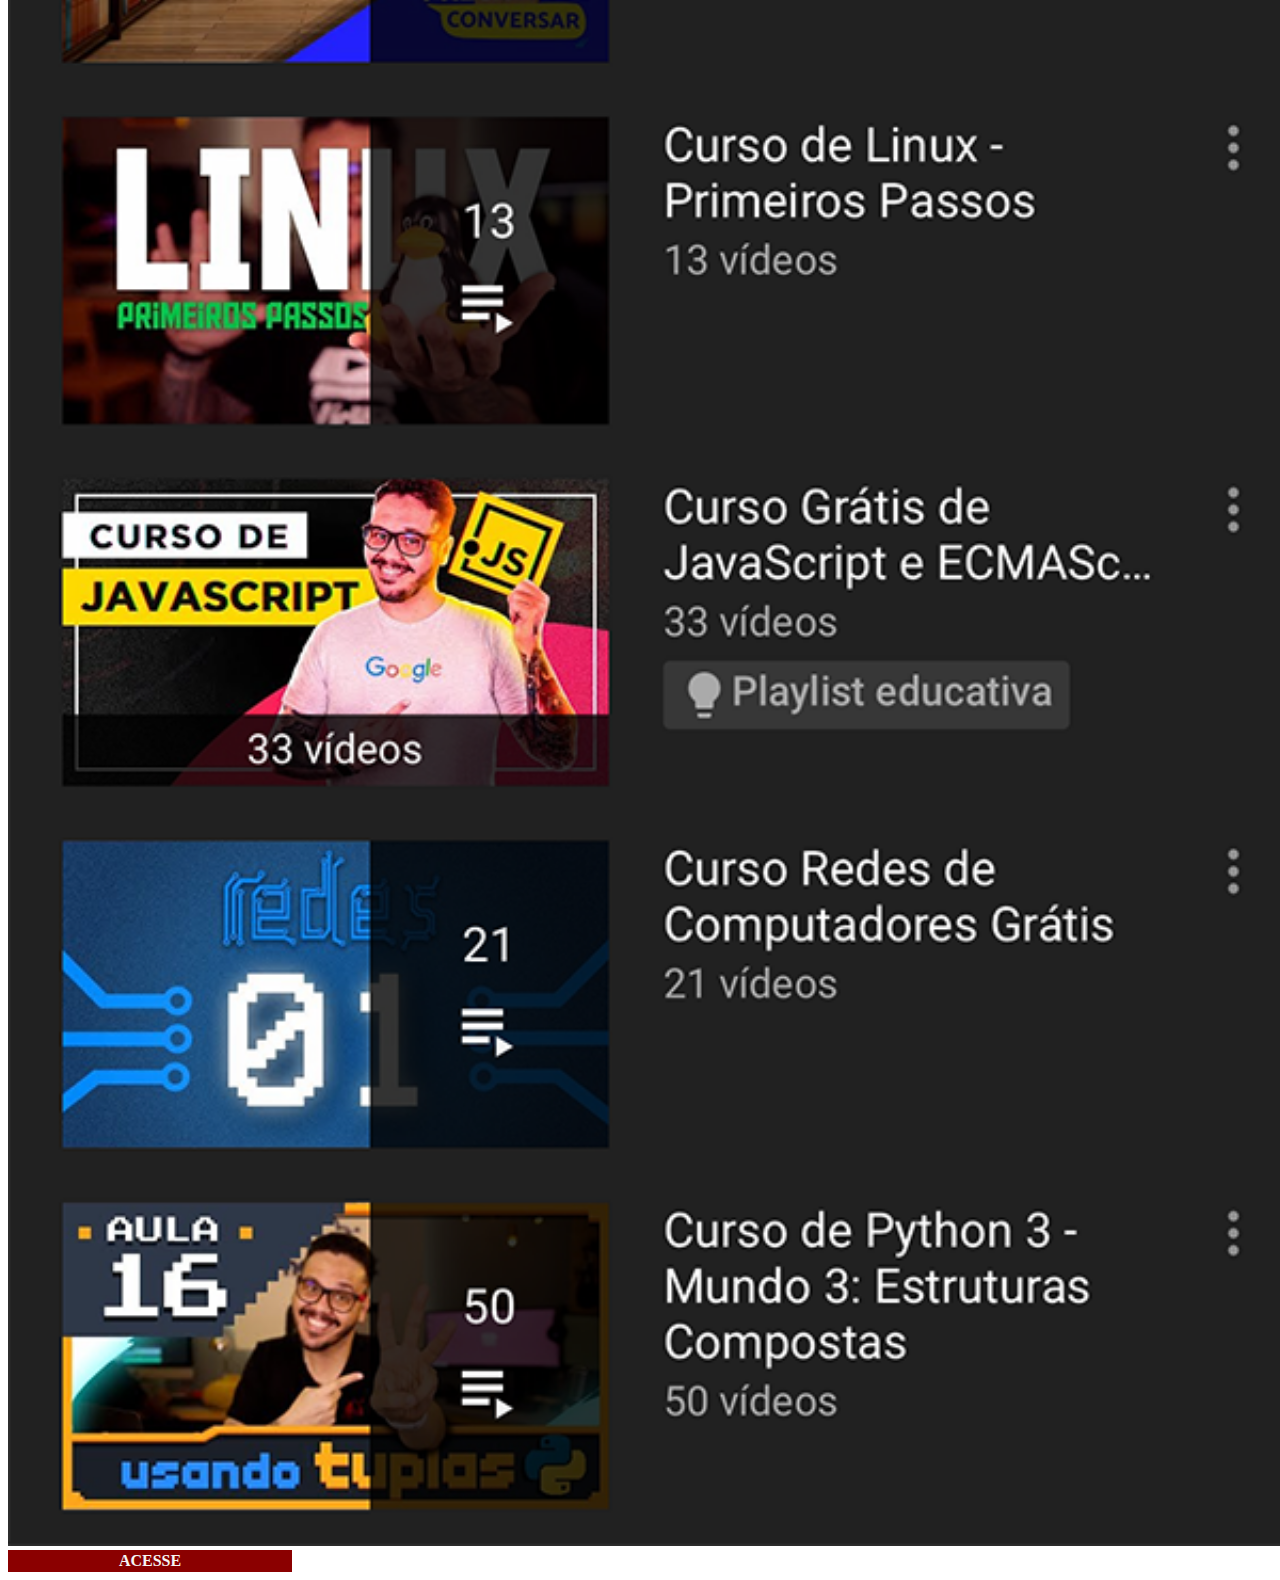
<file: youtube.html>
<!DOCTYPE html>
<html lang="pt-br">
<head>
    <meta charset="UTF-8">
    <meta name="viewport" content="width=device-width, initial-scale=1.0">
    <link rel="stylesheet" href="estilos/social.css">
    <title>Youtube</title>
    
</head>
<body>
    <img src="imagens/tela-youtube.png" alt="Youtube">
    <a href="https://www.youtube.com/c/CursoemV%C3%ADdeo/playlists" target="_blank">ACESSE</a>
</body>
</html>
</file>
<file: estilos/style.css>
@charset "UTF-8";
* {
    margin: 0px;
    padding: 0px;
    font-family: Arial, Helvetica, sans-serif;
}
html, body {
    height: 100vh;
    width: 100vw;
    background-color: black;
}
body {
    background: url(../imagens/fundo-madeira.jpg) no-repeat top center;
    background-size: cover;
    background-attachment: fixed;
}
main {
    height: 100vh;
    position: relative;
}
section#telefone {
    position: absolute;
    top: 50%;
    left: 50%;    
    transform: translate(-50%, -50%);
    height: 627px;
    width: 311px;
    background: url(../imagens/frame-iphone.png) no-repeat;       
    
}
iframe#tela {
    position: relative;
    top: 72px;
    left: 16px;
    width: 272px;
    height: 478px;
}

section#redes-sociais img {
    width: 50px;
    margin: 10px;
    border-radius: 50%;
    box-shadow: 2px 2px 5px rgba(0, 0, 0, 0.501);
    box-sizing: border-box;
}
section#redes-sociais {
    text-align: right;
}
section#redes-sociais img:hover {
    border: 2px solid rgba(245, 245, 245, 0.43);
    transform: translate( -3px, -3px);
    box-shadow: 5px 5px 10px rgba(0, 0, 0, 0.504);
    transition: transform .5s, border .5s;
}
</file>
<file: estilos/social.css>
@charset "UTF-8"
* {
    margin: 0px;
    padding: 0px;
    font-family: Arial, Helvetica, sans-serif;
}
::-webkit-scrollbar {
    width: 0px;
    height: 0px; /*Para tirar a barra de rolagem*/
}
img {
    width: 100vw;
    height: 100hw;
}
a {
   display: block; 
   background-color: darkred;
   color: whitesmoke;
   padding: 2px;
   text-align: center;
   font-weight: bolder;
   text-decoration: none;
   width: 280px;
  
}
a:hover {
    background-color: red;
}
</file>
